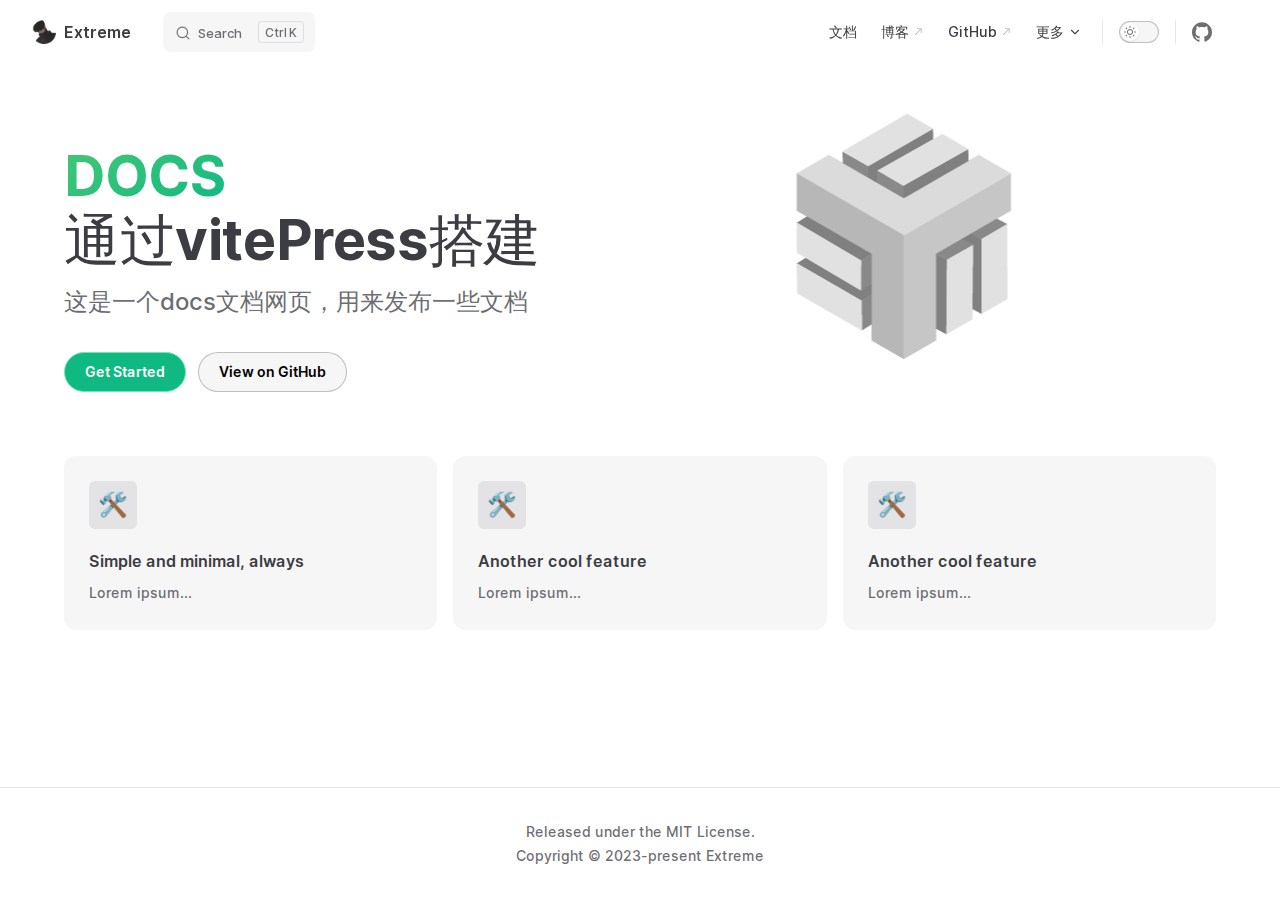
<file: index.html>
<!DOCTYPE html>
<html lang="en-US" dir="ltr">
  <head>
    <meta charset="utf-8">
    <meta name="viewport" content="width=device-width,initial-scale=1">
    <title>extremedocs | extremedocs</title>
    <meta name="description" content="A VitePress site">
    <link rel="preload stylesheet" href="/assets/style.f6a48d1e.css" as="style">
    <script type="module" src="/assets/app.4da3b4cd.js"></script>
    <link rel="preload" href="/assets/inter-roman-latin.2ed14f66.woff2" as="font" type="font/woff2" crossorigin="">
  <link rel="modulepreload" href="/assets/chunks/framework.5a3d92d1.js">
  <link rel="modulepreload" href="/assets/chunks/theme.2f152f1a.js">
  <link rel="modulepreload" href="/assets/index.md.2b7a98f5.lean.js">
  <script id="check-dark-light">(()=>{const e=localStorage.getItem("vitepress-theme-appearance")||"",a=window.matchMedia("(prefers-color-scheme: dark)").matches;(!e||e==="auto"?a:e==="dark")&&document.documentElement.classList.add("dark")})();</script>
  </head>
  <body>
    <div id="app"><div class="Layout" data-v-b2cf3e0b><!--[--><!--]--><!--[--><span tabindex="-1" data-v-c8616af1></span><a href="#VPContent" class="VPSkipLink visually-hidden" data-v-c8616af1> Skip to content </a><!--]--><!----><header class="VPNav" data-v-b2cf3e0b data-v-7e5bc4a5><div class="VPNavBar" data-v-7e5bc4a5 data-v-94c81dcc><div class="container" data-v-94c81dcc><div class="title" data-v-94c81dcc><div class="VPNavBarTitle" data-v-94c81dcc data-v-f4ef19a3><a class="title" href="/" data-v-f4ef19a3><!--[--><!--]--><!--[--><img class="VPImage logo" src="/extreme.ico" alt data-v-6db2186b><!--]--><!--[-->Extreme<!--]--><!--[--><!--]--></a></div></div><div class="content" data-v-94c81dcc><div class="curtain" data-v-94c81dcc></div><div class="content-body" data-v-94c81dcc><!--[--><!--]--><div class="VPNavBarSearch search" style="--vp-meta-key:&#39;Meta&#39;;" data-v-94c81dcc><!--[--><div id="docsearch"><button type="button" class="DocSearch DocSearch-Button" aria-label="Search"><span class="DocSearch-Button-Container"><svg class="DocSearch-Search-Icon" width="20" height="20" viewBox="0 0 20 20" aria-label="search icon"><path d="M14.386 14.386l4.0877 4.0877-4.0877-4.0877c-2.9418 2.9419-7.7115 2.9419-10.6533 0-2.9419-2.9418-2.9419-7.7115 0-10.6533 2.9418-2.9419 7.7115-2.9419 10.6533 0 2.9419 2.9418 2.9419 7.7115 0 10.6533z" stroke="currentColor" fill="none" fill-rule="evenodd" stroke-linecap="round" stroke-linejoin="round"></path></svg><span class="DocSearch-Button-Placeholder">Search</span></span><span class="DocSearch-Button-Keys"><kbd class="DocSearch-Button-Key"></kbd><kbd class="DocSearch-Button-Key">K</kbd></span></button></div><!--]--></div><nav aria-labelledby="main-nav-aria-label" class="VPNavBarMenu menu" data-v-94c81dcc data-v-7f418b0f><span id="main-nav-aria-label" class="visually-hidden" data-v-7f418b0f>Main Navigation</span><!--[--><!--[--><a class="VPLink link VPNavBarMenuLink" href="/test.html" tabindex="0" data-v-7f418b0f data-v-37adc828 data-v-8f4dc553><!--[-->文档<!--]--><!----></a><!--]--><!--[--><a class="VPLink link VPNavBarMenuLink" href="https://www.extremest.top/zh-cn/" target="_blank" rel="noreferrer" tabindex="0" data-v-7f418b0f data-v-37adc828 data-v-8f4dc553><!--[-->博客<!--]--><svg xmlns="http://www.w3.org/2000/svg" aria-hidden="true" focusable="false" height="24px" viewbox="0 0 24 24" width="24px" class="icon" data-v-8f4dc553><path d="M0 0h24v24H0V0z" fill="none"></path><path d="M9 5v2h6.59L4 18.59 5.41 20 17 8.41V15h2V5H9z"></path></svg></a><!--]--><!--[--><a class="VPLink link VPNavBarMenuLink" href="https://github.com/EXTREME-ST" target="_blank" rel="noreferrer" tabindex="0" data-v-7f418b0f data-v-37adc828 data-v-8f4dc553><!--[-->GitHub<!--]--><svg xmlns="http://www.w3.org/2000/svg" aria-hidden="true" focusable="false" height="24px" viewbox="0 0 24 24" width="24px" class="icon" data-v-8f4dc553><path d="M0 0h24v24H0V0z" fill="none"></path><path d="M9 5v2h6.59L4 18.59 5.41 20 17 8.41V15h2V5H9z"></path></svg></a><!--]--><!--[--><div class="VPFlyout VPNavBarMenuGroup" data-v-7f418b0f data-v-764effdf><button type="button" class="button" aria-haspopup="true" aria-expanded="false" data-v-764effdf><span class="text" data-v-764effdf><!----> 更多 <svg xmlns="http://www.w3.org/2000/svg" aria-hidden="true" focusable="false" viewbox="0 0 24 24" class="text-icon" data-v-764effdf><path d="M12,16c-0.3,0-0.5-0.1-0.7-0.3l-6-6c-0.4-0.4-0.4-1,0-1.4s1-0.4,1.4,0l5.3,5.3l5.3-5.3c0.4-0.4,1-0.4,1.4,0s0.4,1,0,1.4l-6,6C12.5,15.9,12.3,16,12,16z"></path></svg></span></button><div class="menu" data-v-764effdf><div class="VPMenu" data-v-764effdf data-v-e7ea1737><div class="items" data-v-e7ea1737><!--[--><!--[--><div class="VPMenuGroup" data-v-e7ea1737 data-v-69e747b5><p class="title" data-v-69e747b5>其他站点</p><!--[--><!--[--><div class="VPMenuLink" data-v-69e747b5 data-v-d2c93bab><a class="VPLink link" href="https://www.chat.extremest.top/#/chat" target="_blank" rel="noreferrer" data-v-d2c93bab data-v-8f4dc553><!--[-->ChatGPT<!--]--><svg xmlns="http://www.w3.org/2000/svg" aria-hidden="true" focusable="false" height="24px" viewbox="0 0 24 24" width="24px" class="icon" data-v-8f4dc553><path d="M0 0h24v24H0V0z" fill="none"></path><path d="M9 5v2h6.59L4 18.59 5.41 20 17 8.41V15h2V5H9z"></path></svg></a></div><!--]--><!--[--><div class="VPMenuLink" data-v-69e747b5 data-v-d2c93bab><a class="VPLink link" href="https://www.bing.chat.extremest.top/web/#/" target="_blank" rel="noreferrer" data-v-d2c93bab data-v-8f4dc553><!--[-->BingChat<!--]--><svg xmlns="http://www.w3.org/2000/svg" aria-hidden="true" focusable="false" height="24px" viewbox="0 0 24 24" width="24px" class="icon" data-v-8f4dc553><path d="M0 0h24v24H0V0z" fill="none"></path><path d="M9 5v2h6.59L4 18.59 5.41 20 17 8.41V15h2V5H9z"></path></svg></a></div><!--]--><!--[--><div class="VPMenuLink" data-v-69e747b5 data-v-d2c93bab><a class="VPLink link" href="https://terminal.extremest.top/#/" target="_blank" rel="noreferrer" data-v-d2c93bab data-v-8f4dc553><!--[-->terminal<!--]--><svg xmlns="http://www.w3.org/2000/svg" aria-hidden="true" focusable="false" height="24px" viewbox="0 0 24 24" width="24px" class="icon" data-v-8f4dc553><path d="M0 0h24v24H0V0z" fill="none"></path><path d="M9 5v2h6.59L4 18.59 5.41 20 17 8.41V15h2V5H9z"></path></svg></a></div><!--]--><!--]--></div><!--]--><!--]--></div><!--[--><!--]--></div></div></div><!--]--><!--]--></nav><!----><div class="VPNavBarAppearance appearance" data-v-94c81dcc data-v-f6a63727><label title="toggle dark mode" data-v-f6a63727 data-v-a9c8afb8><button class="VPSwitch VPSwitchAppearance" type="button" role="switch" aria-checked="false" data-v-a9c8afb8 data-v-f3c41672><span class="check" data-v-f3c41672><span class="icon" data-v-f3c41672><!--[--><svg xmlns="http://www.w3.org/2000/svg" aria-hidden="true" focusable="false" viewbox="0 0 24 24" class="sun" data-v-a9c8afb8><path d="M12,18c-3.3,0-6-2.7-6-6s2.7-6,6-6s6,2.7,6,6S15.3,18,12,18zM12,8c-2.2,0-4,1.8-4,4c0,2.2,1.8,4,4,4c2.2,0,4-1.8,4-4C16,9.8,14.2,8,12,8z"></path><path d="M12,4c-0.6,0-1-0.4-1-1V1c0-0.6,0.4-1,1-1s1,0.4,1,1v2C13,3.6,12.6,4,12,4z"></path><path d="M12,24c-0.6,0-1-0.4-1-1v-2c0-0.6,0.4-1,1-1s1,0.4,1,1v2C13,23.6,12.6,24,12,24z"></path><path d="M5.6,6.6c-0.3,0-0.5-0.1-0.7-0.3L3.5,4.9c-0.4-0.4-0.4-1,0-1.4s1-0.4,1.4,0l1.4,1.4c0.4,0.4,0.4,1,0,1.4C6.2,6.5,5.9,6.6,5.6,6.6z"></path><path d="M19.8,20.8c-0.3,0-0.5-0.1-0.7-0.3l-1.4-1.4c-0.4-0.4-0.4-1,0-1.4s1-0.4,1.4,0l1.4,1.4c0.4,0.4,0.4,1,0,1.4C20.3,20.7,20,20.8,19.8,20.8z"></path><path d="M3,13H1c-0.6,0-1-0.4-1-1s0.4-1,1-1h2c0.6,0,1,0.4,1,1S3.6,13,3,13z"></path><path d="M23,13h-2c-0.6,0-1-0.4-1-1s0.4-1,1-1h2c0.6,0,1,0.4,1,1S23.6,13,23,13z"></path><path d="M4.2,20.8c-0.3,0-0.5-0.1-0.7-0.3c-0.4-0.4-0.4-1,0-1.4l1.4-1.4c0.4-0.4,1-0.4,1.4,0s0.4,1,0,1.4l-1.4,1.4C4.7,20.7,4.5,20.8,4.2,20.8z"></path><path d="M18.4,6.6c-0.3,0-0.5-0.1-0.7-0.3c-0.4-0.4-0.4-1,0-1.4l1.4-1.4c0.4-0.4,1-0.4,1.4,0s0.4,1,0,1.4l-1.4,1.4C18.9,6.5,18.6,6.6,18.4,6.6z"></path></svg><svg xmlns="http://www.w3.org/2000/svg" aria-hidden="true" focusable="false" viewbox="0 0 24 24" class="moon" data-v-a9c8afb8><path d="M12.1,22c-0.3,0-0.6,0-0.9,0c-5.5-0.5-9.5-5.4-9-10.9c0.4-4.8,4.2-8.6,9-9c0.4,0,0.8,0.2,1,0.5c0.2,0.3,0.2,0.8-0.1,1.1c-2,2.7-1.4,6.4,1.3,8.4c2.1,1.6,5,1.6,7.1,0c0.3-0.2,0.7-0.3,1.1-0.1c0.3,0.2,0.5,0.6,0.5,1c-0.2,2.7-1.5,5.1-3.6,6.8C16.6,21.2,14.4,22,12.1,22zM9.3,4.4c-2.9,1-5,3.6-5.2,6.8c-0.4,4.4,2.8,8.3,7.2,8.7c2.1,0.2,4.2-0.4,5.8-1.8c1.1-0.9,1.9-2.1,2.4-3.4c-2.5,0.9-5.3,0.5-7.5-1.1C9.2,11.4,8.1,7.7,9.3,4.4z"></path></svg><!--]--></span></span></button></label></div><div class="VPSocialLinks VPNavBarSocialLinks social-links" data-v-94c81dcc data-v-0394ad82 data-v-f6988cfb><!--[--><a class="VPSocialLink" href="https://github.com/EXTREME-ST/vitepress" aria-label="github" target="_blank" rel="noopener" data-v-f6988cfb data-v-c530cc0a><svg role="img" viewBox="0 0 24 24" xmlns="http://www.w3.org/2000/svg"><title>GitHub</title><path d="M12 .297c-6.63 0-12 5.373-12 12 0 5.303 3.438 9.8 8.205 11.385.6.113.82-.258.82-.577 0-.285-.01-1.04-.015-2.04-3.338.724-4.042-1.61-4.042-1.61C4.422 18.07 3.633 17.7 3.633 17.7c-1.087-.744.084-.729.084-.729 1.205.084 1.838 1.236 1.838 1.236 1.07 1.835 2.809 1.305 3.495.998.108-.776.417-1.305.76-1.605-2.665-.3-5.466-1.332-5.466-5.93 0-1.31.465-2.38 1.235-3.22-.135-.303-.54-1.523.105-3.176 0 0 1.005-.322 3.3 1.23.96-.267 1.98-.399 3-.405 1.02.006 2.04.138 3 .405 2.28-1.552 3.285-1.23 3.285-1.23.645 1.653.24 2.873.12 3.176.765.84 1.23 1.91 1.23 3.22 0 4.61-2.805 5.625-5.475 5.92.42.36.81 1.096.81 2.22 0 1.606-.015 2.896-.015 3.286 0 .315.21.69.825.57C20.565 22.092 24 17.592 24 12.297c0-6.627-5.373-12-12-12"/></svg></a><a class="VPSocialLink" href="..." aria-label target="_blank" rel="noopener" data-v-f6988cfb data-v-c530cc0a><svg role="img" viewBox="0 0 24 24" xmlns="http://www.w3.org/2000/svg"><title>Dribbble</title><path d="M12...6.38z"/></svg></a><!--]--></div><div class="VPFlyout VPNavBarExtra extra" data-v-94c81dcc data-v-40855f84 data-v-764effdf><button type="button" class="button" aria-haspopup="true" aria-expanded="false" aria-label="extra navigation" data-v-764effdf><svg xmlns="http://www.w3.org/2000/svg" aria-hidden="true" focusable="false" viewbox="0 0 24 24" class="icon" data-v-764effdf><circle cx="12" cy="12" r="2"></circle><circle cx="19" cy="12" r="2"></circle><circle cx="5" cy="12" r="2"></circle></svg></button><div class="menu" data-v-764effdf><div class="VPMenu" data-v-764effdf data-v-e7ea1737><!----><!--[--><!--[--><!----><div class="group" data-v-40855f84><div class="item appearance" data-v-40855f84><p class="label" data-v-40855f84>Appearance</p><div class="appearance-action" data-v-40855f84><label title="toggle dark mode" data-v-40855f84 data-v-a9c8afb8><button class="VPSwitch VPSwitchAppearance" type="button" role="switch" aria-checked="false" data-v-a9c8afb8 data-v-f3c41672><span class="check" data-v-f3c41672><span class="icon" data-v-f3c41672><!--[--><svg xmlns="http://www.w3.org/2000/svg" aria-hidden="true" focusable="false" viewbox="0 0 24 24" class="sun" data-v-a9c8afb8><path d="M12,18c-3.3,0-6-2.7-6-6s2.7-6,6-6s6,2.7,6,6S15.3,18,12,18zM12,8c-2.2,0-4,1.8-4,4c0,2.2,1.8,4,4,4c2.2,0,4-1.8,4-4C16,9.8,14.2,8,12,8z"></path><path d="M12,4c-0.6,0-1-0.4-1-1V1c0-0.6,0.4-1,1-1s1,0.4,1,1v2C13,3.6,12.6,4,12,4z"></path><path d="M12,24c-0.6,0-1-0.4-1-1v-2c0-0.6,0.4-1,1-1s1,0.4,1,1v2C13,23.6,12.6,24,12,24z"></path><path d="M5.6,6.6c-0.3,0-0.5-0.1-0.7-0.3L3.5,4.9c-0.4-0.4-0.4-1,0-1.4s1-0.4,1.4,0l1.4,1.4c0.4,0.4,0.4,1,0,1.4C6.2,6.5,5.9,6.6,5.6,6.6z"></path><path d="M19.8,20.8c-0.3,0-0.5-0.1-0.7-0.3l-1.4-1.4c-0.4-0.4-0.4-1,0-1.4s1-0.4,1.4,0l1.4,1.4c0.4,0.4,0.4,1,0,1.4C20.3,20.7,20,20.8,19.8,20.8z"></path><path d="M3,13H1c-0.6,0-1-0.4-1-1s0.4-1,1-1h2c0.6,0,1,0.4,1,1S3.6,13,3,13z"></path><path d="M23,13h-2c-0.6,0-1-0.4-1-1s0.4-1,1-1h2c0.6,0,1,0.4,1,1S23.6,13,23,13z"></path><path d="M4.2,20.8c-0.3,0-0.5-0.1-0.7-0.3c-0.4-0.4-0.4-1,0-1.4l1.4-1.4c0.4-0.4,1-0.4,1.4,0s0.4,1,0,1.4l-1.4,1.4C4.7,20.7,4.5,20.8,4.2,20.8z"></path><path d="M18.4,6.6c-0.3,0-0.5-0.1-0.7-0.3c-0.4-0.4-0.4-1,0-1.4l1.4-1.4c0.4-0.4,1-0.4,1.4,0s0.4,1,0,1.4l-1.4,1.4C18.9,6.5,18.6,6.6,18.4,6.6z"></path></svg><svg xmlns="http://www.w3.org/2000/svg" aria-hidden="true" focusable="false" viewbox="0 0 24 24" class="moon" data-v-a9c8afb8><path d="M12.1,22c-0.3,0-0.6,0-0.9,0c-5.5-0.5-9.5-5.4-9-10.9c0.4-4.8,4.2-8.6,9-9c0.4,0,0.8,0.2,1,0.5c0.2,0.3,0.2,0.8-0.1,1.1c-2,2.7-1.4,6.4,1.3,8.4c2.1,1.6,5,1.6,7.1,0c0.3-0.2,0.7-0.3,1.1-0.1c0.3,0.2,0.5,0.6,0.5,1c-0.2,2.7-1.5,5.1-3.6,6.8C16.6,21.2,14.4,22,12.1,22zM9.3,4.4c-2.9,1-5,3.6-5.2,6.8c-0.4,4.4,2.8,8.3,7.2,8.7c2.1,0.2,4.2-0.4,5.8-1.8c1.1-0.9,1.9-2.1,2.4-3.4c-2.5,0.9-5.3,0.5-7.5-1.1C9.2,11.4,8.1,7.7,9.3,4.4z"></path></svg><!--]--></span></span></button></label></div></div></div><div class="group" data-v-40855f84><div class="item social-links" data-v-40855f84><div class="VPSocialLinks social-links-list" data-v-40855f84 data-v-f6988cfb><!--[--><a class="VPSocialLink" href="https://github.com/EXTREME-ST/vitepress" aria-label="github" target="_blank" rel="noopener" data-v-f6988cfb data-v-c530cc0a><svg role="img" viewBox="0 0 24 24" xmlns="http://www.w3.org/2000/svg"><title>GitHub</title><path d="M12 .297c-6.63 0-12 5.373-12 12 0 5.303 3.438 9.8 8.205 11.385.6.113.82-.258.82-.577 0-.285-.01-1.04-.015-2.04-3.338.724-4.042-1.61-4.042-1.61C4.422 18.07 3.633 17.7 3.633 17.7c-1.087-.744.084-.729.084-.729 1.205.084 1.838 1.236 1.838 1.236 1.07 1.835 2.809 1.305 3.495.998.108-.776.417-1.305.76-1.605-2.665-.3-5.466-1.332-5.466-5.93 0-1.31.465-2.38 1.235-3.22-.135-.303-.54-1.523.105-3.176 0 0 1.005-.322 3.3 1.23.96-.267 1.98-.399 3-.405 1.02.006 2.04.138 3 .405 2.28-1.552 3.285-1.23 3.285-1.23.645 1.653.24 2.873.12 3.176.765.84 1.23 1.91 1.23 3.22 0 4.61-2.805 5.625-5.475 5.92.42.36.81 1.096.81 2.22 0 1.606-.015 2.896-.015 3.286 0 .315.21.69.825.57C20.565 22.092 24 17.592 24 12.297c0-6.627-5.373-12-12-12"/></svg></a><a class="VPSocialLink" href="..." aria-label target="_blank" rel="noopener" data-v-f6988cfb data-v-c530cc0a><svg role="img" viewBox="0 0 24 24" xmlns="http://www.w3.org/2000/svg"><title>Dribbble</title><path d="M12...6.38z"/></svg></a><!--]--></div></div></div><!--]--><!--]--></div></div></div><!--[--><!--]--><button type="button" class="VPNavBarHamburger hamburger" aria-label="mobile navigation" aria-expanded="false" aria-controls="VPNavScreen" data-v-94c81dcc data-v-e5dd9c1c><span class="container" data-v-e5dd9c1c><span class="top" data-v-e5dd9c1c></span><span class="middle" data-v-e5dd9c1c></span><span class="bottom" data-v-e5dd9c1c></span></span></button></div></div></div></div><!----></header><div class="VPLocalNav" data-v-b2cf3e0b data-v-59bd7401><!----><div class="VPLocalNavOutlineDropdown" style="--vp-vh:0px;" data-v-59bd7401 data-v-079b16a8><button data-v-079b16a8>Return to top</button><!----></div></div><!----><div class="VPContent is-home" id="VPContent" data-v-b2cf3e0b data-v-a494bd1d><div class="VPHome" data-v-a494bd1d data-v-d82743a8><!--[--><!--]--><div class="VPHero has-image VPHomeHero" data-v-d82743a8 data-v-fd2650d5><div class="container" data-v-fd2650d5><div class="main" data-v-fd2650d5><!--[--><h1 class="name" data-v-fd2650d5><span class="clip" data-v-fd2650d5>DOCS</span></h1><p class="text" data-v-fd2650d5>通过vitePress搭建</p><p class="tagline" data-v-fd2650d5>这是一个docs文档网页，用来发布一些文档</p><!--]--><div class="actions" data-v-fd2650d5><!--[--><div class="action" data-v-fd2650d5><a class="VPButton medium brand" href="/test.html" data-v-fd2650d5 data-v-567ba664>Get Started</a></div><div class="action" data-v-fd2650d5><a class="VPButton medium alt" data-v-fd2650d5 data-v-567ba664>View on GitHub</a></div><!--]--></div></div><div class="image" data-v-fd2650d5><div class="image-container" data-v-fd2650d5><div class="image-bg" data-v-fd2650d5></div><!--[--><!--[--><img class="VPImage image-src" src="/logo.png" alt="VitePress" data-v-6db2186b><!--]--><!--]--></div></div></div></div><!--[--><!--]--><!--[--><!--]--><div class="VPFeatures VPHomeFeatures" data-v-d82743a8 data-v-6816157f><div class="container" data-v-6816157f><div class="items" data-v-6816157f><!--[--><div class="grid-3 item" data-v-6816157f><a class="VPLink link VPFeature" href="/test.html" data-v-6816157f data-v-837f6cca data-v-8f4dc553><!--[--><article class="box" data-v-837f6cca><div class="icon" data-v-837f6cca>🛠️</div><h2 class="title" data-v-837f6cca>Simple and minimal, always</h2><p class="details" data-v-837f6cca>Lorem ipsum...</p><!----></article><!--]--><!----></a></div><div class="grid-3 item" data-v-6816157f><a class="VPLink link VPFeature" href="/test.html" data-v-6816157f data-v-837f6cca data-v-8f4dc553><!--[--><article class="box" data-v-837f6cca><div class="icon" data-v-837f6cca>🛠️</div><h2 class="title" data-v-837f6cca>Another cool feature</h2><p class="details" data-v-837f6cca>Lorem ipsum...</p><!----></article><!--]--><!----></a></div><div class="grid-3 item" data-v-6816157f><a class="VPLink link VPFeature" href="/test.html" data-v-6816157f data-v-837f6cca data-v-8f4dc553><!--[--><article class="box" data-v-837f6cca><div class="icon" data-v-837f6cca>🛠️</div><h2 class="title" data-v-837f6cca>Another cool feature</h2><p class="details" data-v-837f6cca>Lorem ipsum...</p><!----></article><!--]--><!----></a></div><!--]--></div></div></div><!--[--><!--]--><div style="position:relative;" data-v-d82743a8><div></div></div></div></div><footer class="VPFooter" data-v-b2cf3e0b data-v-2f86ebd2><div class="container" data-v-2f86ebd2><p class="message" data-v-2f86ebd2>Released under the MIT License.</p><p class="copyright" data-v-2f86ebd2>Copyright © 2023-present Extreme</p></div></footer><!--[--><!--]--></div></div>
    <script>__VP_HASH_MAP__ = JSON.parse("{\"menu2_index.md\":\"bcbbdecc\",\"menu1_two.md\":\"cbd11db3\",\"menu2_one.md\":\"9f59a1aa\",\"index.md\":\"2b7a98f5\",\"menu2_two.md\":\"63e65b35\",\"test.md\":\"fc49bdef\",\"menu1_index.md\":\"71df7613\",\"menu1_one.md\":\"8dd2f64a\"}")
__VP_SITE_DATA__ = JSON.parse("{\"lang\":\"en-US\",\"dir\":\"ltr\",\"title\":\"extremedocs\",\"description\":\"A VitePress site\",\"base\":\"/\",\"head\":[],\"appearance\":true,\"themeConfig\":{\"footer\":{\"message\":\"Released under the MIT License.\",\"copyright\":\"Copyright © 2023-present Extreme\"},\"editLink\":{\"pattern\":\"https://github.com/vuejs/vitepress/edit/main/docs/:path\",\"text\":\"Edit this page on GitHub\"},\"carbonAds\":{\"code\":\"your-carbon-code\",\"placement\":\"your-carbon-placement\"},\"docFooter\":{\"prev\":\"Pagina prior\",\"next\":\"Proxima pagina\"},\"lastUpdatedText\":\"Updated Date\",\"siteTitle\":\"Extreme\",\"logo\":\"/extreme.ico\",\"head\":[[\"link\",{\"rel\":\"icon\",\"href\":\"/extreme.ico\"}]],\"socialLinks\":[{\"icon\":\"github\",\"link\":\"https://github.com/EXTREME-ST/vitepress\"},{\"icon\":{\"svg\":\"<svg role=\\\"img\\\" viewBox=\\\"0 0 24 24\\\" xmlns=\\\"http://www.w3.org/2000/svg\\\"><title>Dribbble</title><path d=\\\"M12...6.38z\\\"/></svg>\"},\"link\":\"...\"}],\"search\":{\"provider\":\"algolia\",\"options\":{\"appId\":\"QV80WS7MEA\",\"apiKey\":\"51dd1c7ecd40eb10b0336e7566b1a750\",\"indexName\":\"Extreme\",\"locales\":{\"zh\":{\"placeholder\":\"搜索文档\",\"translations\":{\"button\":{\"buttonText\":\"搜索文档\",\"buttonAriaLabel\":\"搜索文档\"},\"modal\":{\"searchBox\":{\"resetButtonTitle\":\"清除查询条件\",\"resetButtonAriaLabel\":\"清除查询条件\",\"cancelButtonText\":\"取消\",\"cancelButtonAriaLabel\":\"取消\"},\"startScreen\":{\"recentSearchesTitle\":\"搜索历史\",\"noRecentSearchesText\":\"没有搜索历史\",\"saveRecentSearchButtonTitle\":\"保存至搜索历史\",\"removeRecentSearchButtonTitle\":\"从搜索历史中移除\",\"favoriteSearchesTitle\":\"收藏\",\"removeFavoriteSearchButtonTitle\":\"从收藏中移除\"},\"errorScreen\":{\"titleText\":\"无法获取结果\",\"helpText\":\"你可能需要检查你的网络连接\"},\"footer\":{\"selectText\":\"选择\",\"navigateText\":\"切换\",\"closeText\":\"关闭\",\"searchByText\":\"搜索提供者\"},\"noResultsScreen\":{\"noResultsText\":\"无法找到相关结果\",\"suggestedQueryText\":\"你可以尝试查询\",\"reportMissingResultsText\":\"你认为该查询应该有结果？\",\"reportMissingResultsLinkText\":\"点击反馈\"}}}}}}},\"nav\":[{\"text\":\"文档\",\"link\":\"/test\"},{\"text\":\"博客\",\"link\":\"https://www.extremest.top/zh-cn/\"},{\"text\":\"GitHub\",\"link\":\"https://github.com/EXTREME-ST\"},{\"text\":\"更多\",\"items\":[{\"text\":\"其他站点\",\"items\":[{\"text\":\"ChatGPT\",\"link\":\"https://www.chat.extremest.top/#/chat\"},{\"text\":\"BingChat\",\"link\":\"https://www.bing.chat.extremest.top/web/#/\"},{\"text\":\"terminal\",\"link\":\"https://terminal.extremest.top/#/\"}]}]}],\"sidebar\":[{\"text\":\"Section Title A\",\"collapsed\":false,\"items\":[{\"text\":\"Item A\",\"link\":\"/item-a\"},{\"text\":\"Item B\",\"link\":\"/item-b\"}]},{\"text\":\"Section Title B\",\"collapsed\":false,\"items\":[{\"text\":\"Item C\",\"link\":\"/item-c\"},{\"text\":\"Item D\",\"link\":\"/item-d\"}]}]},\"locales\":{},\"scrollOffset\":90,\"cleanUrls\":false}")</script>
    
  </body>
</html>
</file>
<file: assets/style.f6a48d1e.css>
@font-face{font-family:Inter var;font-weight:100 900;font-display:swap;font-style:normal;font-named-instance:"Regular";src:url(/assets/inter-roman-cyrillic.5f2c6c8c.woff2) format("woff2");unicode-range:U+0301,U+0400-045F,U+0490-0491,U+04B0-04B1,U+2116}@font-face{font-family:Inter var;font-weight:100 900;font-display:swap;font-style:normal;font-named-instance:"Regular";src:url(/assets/inter-roman-cyrillic-ext.e75737ce.woff2) format("woff2");unicode-range:U+0460-052F,U+1C80-1C88,U+20B4,U+2DE0-2DFF,U+A640-A69F,U+FE2E-FE2F}@font-face{font-family:Inter var;font-weight:100 900;font-display:swap;font-style:normal;font-named-instance:"Regular";src:url(/assets/inter-roman-greek.d5a6d92a.woff2) format("woff2");unicode-range:U+0370-03FF}@font-face{font-family:Inter var;font-weight:100 900;font-display:swap;font-style:normal;font-named-instance:"Regular";src:url(/assets/inter-roman-greek-ext.ab0619bc.woff2) format("woff2");unicode-range:U+1F00-1FFF}@font-face{font-family:Inter var;font-weight:100 900;font-display:swap;font-style:normal;font-named-instance:"Regular";src:url(/assets/inter-roman-latin.2ed14f66.woff2) format("woff2");unicode-range:U+0000-00FF,U+0131,U+0152-0153,U+02BB-02BC,U+02C6,U+02DA,U+02DC,U+2000-206F,U+2074,U+20AC,U+2122,U+2191,U+2193,U+2212,U+2215,U+FEFF,U+FFFD}@font-face{font-family:Inter var;font-weight:100 900;font-display:swap;font-style:normal;font-named-instance:"Regular";src:url(/assets/inter-roman-latin-ext.0030eebd.woff2) format("woff2");unicode-range:U+0100-024F,U+0259,U+1E00-1EFF,U+2020,U+20A0-20AB,U+20AD-20CF,U+2113,U+2C60-2C7F,U+A720-A7FF}@font-face{font-family:Inter var;font-weight:100 900;font-display:swap;font-style:normal;font-named-instance:"Regular";src:url(/assets/inter-roman-vietnamese.14ce25a6.woff2) format("woff2");unicode-range:U+0102-0103,U+0110-0111,U+0128-0129,U+0168-0169,U+01A0-01A1,U+01AF-01B0,U+1EA0-1EF9,U+20AB}@font-face{font-family:Inter var;font-weight:100 900;font-display:swap;font-style:italic;font-named-instance:"Italic";src:url(/assets/inter-italic-cyrillic.ea42a392.woff2) format("woff2");unicode-range:U+0301,U+0400-045F,U+0490-0491,U+04B0-04B1,U+2116}@font-face{font-family:Inter var;font-weight:100 900;font-display:swap;font-style:italic;font-named-instance:"Italic";src:url(/assets/inter-italic-cyrillic-ext.33bd5a8e.woff2) format("woff2");unicode-range:U+0460-052F,U+1C80-1C88,U+20B4,U+2DE0-2DFF,U+A640-A69F,U+FE2E-FE2F}@font-face{font-family:Inter var;font-weight:100 900;font-display:swap;font-style:italic;font-named-instance:"Italic";src:url(/assets/inter-italic-greek.8f4463c4.woff2) format("woff2");unicode-range:U+0370-03FF}@font-face{font-family:Inter var;font-weight:100 900;font-display:swap;font-style:italic;font-named-instance:"Italic";src:url(/assets/inter-italic-greek-ext.4fbe9427.woff2) format("woff2");unicode-range:U+1F00-1FFF}@font-face{font-family:Inter var;font-weight:100 900;font-display:swap;font-style:italic;font-named-instance:"Italic";src:url(/assets/inter-italic-latin.bd3b6f56.woff2) format("woff2");unicode-range:U+0000-00FF,U+0131,U+0152-0153,U+02BB-02BC,U+02C6,U+02DA,U+02DC,U+2000-206F,U+2074,U+20AC,U+2122,U+2191,U+2193,U+2212,U+2215,U+FEFF,U+FFFD}@font-face{font-family:Inter var;font-weight:100 900;font-display:swap;font-style:italic;font-named-instance:"Italic";src:url(/assets/inter-italic-latin-ext.bd8920cc.woff2) format("woff2");unicode-range:U+0100-024F,U+0259,U+1E00-1EFF,U+2020,U+20A0-20AB,U+20AD-20CF,U+2113,U+2C60-2C7F,U+A720-A7FF}@font-face{font-family:Inter var;font-weight:100 900;font-display:swap;font-style:italic;font-named-instance:"Italic";src:url(/assets/inter-italic-vietnamese.6ce511fb.woff2) format("woff2");unicode-range:U+0102-0103,U+0110-0111,U+0128-0129,U+0168-0169,U+01A0-01A1,U+01AF-01B0,U+1EA0-1EF9,U+20AB}@font-face{font-family:Chinese Quotes;src:local("PingFang SC Regular"),local("PingFang SC"),local("SimHei"),local("Source Han Sans SC");unicode-range:U+2018,U+2019,U+201C,U+201D}:root{--vp-c-white: #ffffff;--vp-c-black: #000000;--vp-c-gray: #8e8e93;--vp-c-text-light-1: rgba(60, 60, 67);--vp-c-text-light-2: rgba(60, 60, 67, .75);--vp-c-text-light-3: rgba(60, 60, 67, .33);--vp-c-text-dark-1: rgba(255, 255, 245, .86);--vp-c-text-dark-2: rgba(235, 235, 245, .6);--vp-c-text-dark-3: rgba(235, 235, 245, .38);--vp-c-green: #10b981;--vp-c-green-light: #34d399;--vp-c-green-lighter: #6ee7b7;--vp-c-green-dark: #059669;--vp-c-green-darker: #047857;--vp-c-green-dimm-1: rgba(16, 185, 129, .05);--vp-c-green-dimm-2: rgba(16, 185, 129, .2);--vp-c-green-dimm-3: rgba(16, 185, 129, .5);--vp-c-yellow: #d97706;--vp-c-yellow-light: #f59e0b;--vp-c-yellow-lighter: #fbbf24;--vp-c-yellow-dark: #b45309;--vp-c-yellow-darker: #92400e;--vp-c-yellow-dimm-1: rgba(234, 179, 8, .05);--vp-c-yellow-dimm-2: rgba(234, 179, 8, .2);--vp-c-yellow-dimm-3: rgba(234, 179, 8, .5);--vp-c-red: #f43f5e;--vp-c-red-light: #fb7185;--vp-c-red-lighter: #fda4af;--vp-c-red-dark: #e11d48;--vp-c-red-darker: #be123c;--vp-c-red-dimm-1: rgba(244, 63, 94, .05);--vp-c-red-dimm-2: rgba(244, 63, 94, .2);--vp-c-red-dimm-3: rgba(244, 63, 94, .5);--vp-c-sponsor: #db2777}:root{--vp-c-bg: #ffffff;--vp-c-bg-elv: #ffffff;--vp-c-bg-elv-up: #ffffff;--vp-c-bg-elv-down: #f6f6f7;--vp-c-bg-elv-mute: #f6f6f7;--vp-c-bg-soft: #f6f6f7;--vp-c-bg-soft-up: #f9f9fa;--vp-c-bg-soft-down: #e3e3e5;--vp-c-bg-soft-mute: #e3e3e5;--vp-c-bg-alt: #f6f6f7;--vp-c-border: rgba(60, 60, 67, .29);--vp-c-divider: rgba(60, 60, 67, .12);--vp-c-gutter: rgba(60, 60, 67, .12);--vp-c-neutral: var(--vp-c-black);--vp-c-neutral-inverse: var(--vp-c-white);--vp-c-text-1: var(--vp-c-text-light-1);--vp-c-text-2: var(--vp-c-text-light-2);--vp-c-text-3: var(--vp-c-text-light-3);--vp-c-text-inverse-1: var(--vp-c-text-dark-1);--vp-c-text-inverse-2: var(--vp-c-text-dark-2);--vp-c-text-inverse-3: var(--vp-c-text-dark-3);--vp-c-text-code: #476582;--vp-c-brand: var(--vp-c-green);--vp-c-brand-light: var(--vp-c-green-light);--vp-c-brand-lighter: var(--vp-c-green-lighter);--vp-c-brand-dark: var(--vp-c-green-dark);--vp-c-brand-darker: var(--vp-c-green-darker);--vp-c-mute: #f6f6f7;--vp-c-mute-light: #f9f9fc;--vp-c-mute-lighter: #ffffff;--vp-c-mute-dark: #e3e3e5;--vp-c-mute-darker: #d7d7d9}.dark{--vp-c-bg: #1e1e20;--vp-c-bg-elv: #252529;--vp-c-bg-elv-up: #313136;--vp-c-bg-elv-down: #1e1e20;--vp-c-bg-elv-mute: #313136;--vp-c-bg-soft: #252529;--vp-c-bg-soft-up: #313136;--vp-c-bg-soft-down: #1e1e20;--vp-c-bg-soft-mute: #313136;--vp-c-bg-alt: #161618;--vp-c-border: rgba(82, 82, 89, .68);--vp-c-divider: rgba(82, 82, 89, .32);--vp-c-gutter: #000000;--vp-c-neutral: var(--vp-c-white);--vp-c-neutral-inverse: var(--vp-c-black);--vp-c-text-1: var(--vp-c-text-dark-1);--vp-c-text-2: var(--vp-c-text-dark-2);--vp-c-text-3: var(--vp-c-text-dark-3);--vp-c-text-inverse-1: var(--vp-c-text-light-1);--vp-c-text-inverse-2: var(--vp-c-text-light-2);--vp-c-text-inverse-3: var(--vp-c-text-light-3);--vp-c-text-code: #c9def1;--vp-c-mute: #313136;--vp-c-mute-light: #3a3a3c;--vp-c-mute-lighter: #505053;--vp-c-mute-dark: #2c2c30;--vp-c-mute-darker: #252529}:root{--vp-font-family-base: "Chinese Quotes", "Inter var", "Inter", ui-sans-serif, system-ui, -apple-system, BlinkMacSystemFont, "Segoe UI", Roboto, "Helvetica Neue", Helvetica, Arial, "Noto Sans", sans-serif, "Apple Color Emoji", "Segoe UI Emoji", "Segoe UI Symbol", "Noto Color Emoji";--vp-font-family-mono: ui-monospace, SFMono-Regular, "SF Mono", Menlo, Monaco, Consolas, "Liberation Mono", "Courier New", monospace}:root{--vp-shadow-1: 0 1px 2px rgba(0, 0, 0, .04), 0 1px 2px rgba(0, 0, 0, .06);--vp-shadow-2: 0 3px 12px rgba(0, 0, 0, .07), 0 1px 4px rgba(0, 0, 0, .07);--vp-shadow-3: 0 12px 32px rgba(0, 0, 0, .1), 0 2px 6px rgba(0, 0, 0, .08);--vp-shadow-4: 0 14px 44px rgba(0, 0, 0, .12), 0 3px 9px rgba(0, 0, 0, .12);--vp-shadow-5: 0 18px 56px rgba(0, 0, 0, .16), 0 4px 12px rgba(0, 0, 0, .16)}:root{--vp-z-index-local-nav: 10;--vp-z-index-nav: 20;--vp-z-index-layout-top: 30;--vp-z-index-backdrop: 40;--vp-z-index-sidebar: 50;--vp-z-index-footer: 60}:root{--vp-icon-copy: url("data:image/svg+xml,%3Csvg xmlns='http://www.w3.org/2000/svg' fill='none' height='20' width='20' stroke='rgba(128,128,128,1)' stroke-width='2' viewBox='0 0 24 24'%3E%3Cpath stroke-linecap='round' stroke-linejoin='round' d='M9 5H7a2 2 0 0 0-2 2v12a2 2 0 0 0 2 2h10a2 2 0 0 0 2-2V7a2 2 0 0 0-2-2h-2M9 5a2 2 0 0 0 2 2h2a2 2 0 0 0 2-2M9 5a2 2 0 0 1 2-2h2a2 2 0 0 1 2 2'/%3E%3C/svg%3E");--vp-icon-copied: url("data:image/svg+xml,%3Csvg xmlns='http://www.w3.org/2000/svg' fill='none' height='20' width='20' stroke='rgba(128,128,128,1)' stroke-width='2' viewBox='0 0 24 24'%3E%3Cpath stroke-linecap='round' stroke-linejoin='round' d='M9 5H7a2 2 0 0 0-2 2v12a2 2 0 0 0 2 2h10a2 2 0 0 0 2-2V7a2 2 0 0 0-2-2h-2M9 5a2 2 0 0 0 2 2h2a2 2 0 0 0 2-2M9 5a2 2 0 0 1 2-2h2a2 2 0 0 1 2 2m-6 9 2 2 4-4'/%3E%3C/svg%3E")}:root{--vp-layout-max-width: 1440px}:root{--vp-header-anchor-symbol: "#"}:root{--vp-code-line-height: 1.7;--vp-code-font-size: .875em;--vp-code-block-color: var(--vp-c-text-dark-1);--vp-code-block-bg: #292b30;--vp-code-block-bg-light: #1e1e20;--vp-code-block-divider-color: #000000;--vp-code-line-highlight-color: rgba(0, 0, 0, .5);--vp-code-line-number-color: var(--vp-c-text-dark-3);--vp-code-line-diff-add-color: var(--vp-c-green-dimm-2);--vp-code-line-diff-add-symbol-color: var(--vp-c-green);--vp-code-line-diff-remove-color: var(--vp-c-red-dimm-2);--vp-code-line-diff-remove-symbol-color: var(--vp-c-red);--vp-code-line-warning-color: var(--vp-c-yellow-dimm-2);--vp-code-line-error-color: var(--vp-c-red-dimm-2);--vp-code-copy-code-border-color: transparent;--vp-code-copy-code-bg: var(--vp-code-block-bg-light);--vp-code-copy-code-hover-border-color: var(--vp-c-divider);--vp-code-copy-code-hover-bg: var(--vp-code-block-bg-light);--vp-code-copy-code-active-text: var(--vp-c-text-dark-2);--vp-code-tab-divider: var(--vp-code-block-divider-color);--vp-code-tab-text-color: var(--vp-c-text-dark-2);--vp-code-tab-bg: var(--vp-code-block-bg);--vp-code-tab-hover-text-color: var(--vp-c-text-dark-1);--vp-code-tab-active-text-color: var(--vp-c-text-dark-1);--vp-code-tab-active-bar-color: var(--vp-c-brand)}.dark{--vp-code-block-bg: #161618}:root{--vp-button-brand-border: var(--vp-c-brand-lighter);--vp-button-brand-text: var(--vp-c-white);--vp-button-brand-bg: var(--vp-c-brand);--vp-button-brand-hover-border: var(--vp-c-brand-lighter);--vp-button-brand-hover-text: var(--vp-c-white);--vp-button-brand-hover-bg: var(--vp-c-brand-dark);--vp-button-brand-active-border: var(--vp-c-brand-lighter);--vp-button-brand-active-text: var(--vp-c-white);--vp-button-brand-active-bg: var(--vp-c-brand-darker);--vp-button-alt-border: var(--vp-c-border);--vp-button-alt-text: var(--vp-c-neutral);--vp-button-alt-bg: var(--vp-c-mute);--vp-button-alt-hover-border: var(--vp-c-border);--vp-button-alt-hover-text: var(--vp-c-neutral);--vp-button-alt-hover-bg: var(--vp-c-mute-dark);--vp-button-alt-active-border: var(--vp-c-border);--vp-button-alt-active-text: var(--vp-c-neutral);--vp-button-alt-active-bg: var(--vp-c-mute-darker);--vp-button-sponsor-border: var(--vp-c-gray-light-3);--vp-button-sponsor-text: var(--vp-c-text-light-2);--vp-button-sponsor-bg: transparent;--vp-button-sponsor-hover-border: var(--vp-c-sponsor);--vp-button-sponsor-hover-text: var(--vp-c-sponsor);--vp-button-sponsor-hover-bg: transparent;--vp-button-sponsor-active-border: var(--vp-c-sponsor);--vp-button-sponsor-active-text: var(--vp-c-sponsor);--vp-button-sponsor-active-bg: transparent}.dark{--vp-button-sponsor-border: var(--vp-c-gray-dark-1);--vp-button-sponsor-text: var(--vp-c-text-dark-2)}:root{--vp-custom-block-font-size: 14px;--vp-custom-block-code-font-size: 13px;--vp-custom-block-info-border: var(--vp-c-border);--vp-custom-block-info-text: var(--vp-c-text-2);--vp-custom-block-info-bg: var(--vp-c-bg-soft-up);--vp-custom-block-info-code-bg: var(--vp-c-bg-soft);--vp-custom-block-tip-border: var(--vp-c-green);--vp-custom-block-tip-text: var(--vp-c-green-dark);--vp-custom-block-tip-bg: var(--vp-c-bg-soft-up);--vp-custom-block-tip-code-bg: var(--vp-c-bg-soft);--vp-custom-block-warning-border: var(--vp-c-yellow);--vp-custom-block-warning-text: var(--vp-c-yellow);--vp-custom-block-warning-bg: var(--vp-c-bg-soft-up);--vp-custom-block-warning-code-bg: var(--vp-c-bg-soft);--vp-custom-block-danger-border: var(--vp-c-red);--vp-custom-block-danger-text: var(--vp-c-red);--vp-custom-block-danger-bg: var(--vp-c-bg-soft-up);--vp-custom-block-danger-code-bg: var(--vp-c-bg-soft);--vp-custom-block-details-border: var(--vp-custom-block-info-border);--vp-custom-block-details-text: var(--vp-custom-block-info-text);--vp-custom-block-details-bg: var(--vp-custom-block-info-bg);--vp-custom-block-details-code-bg: var(--vp-custom-block-details-bg)}:root{--vp-input-border-color: var(--vp-c-border);--vp-input-bg-color: var(--vp-c-bg-alt);--vp-input-hover-border-color: var(--vp-c-gray);--vp-input-switch-bg-color: var(--vp-c-mute)}:root{--vp-nav-height: 64px;--vp-nav-bg-color: var(--vp-c-bg);--vp-nav-screen-bg-color: var(--vp-c-bg)}:root{--vp-local-nav-bg-color: var(--vp-c-bg)}:root{--vp-sidebar-width: 272px;--vp-sidebar-bg-color: var(--vp-c-bg-alt)}:root{--vp-backdrop-bg-color: rgba(0, 0, 0, .6)}:root{--vp-home-hero-name-color: var(--vp-c-brand);--vp-home-hero-name-background: transparent;--vp-home-hero-image-background-image: none;--vp-home-hero-image-filter: none}:root{--vp-badge-info-border: var(--vp-c-border);--vp-badge-info-text: var(--vp-c-text-2);--vp-badge-info-bg: var(--vp-c-bg-soft-up);--vp-badge-tip-border: var(--vp-c-green-dark);--vp-badge-tip-text: var(--vp-c-green);--vp-badge-tip-bg: var(--vp-c-green-dimm-1);--vp-badge-warning-border: var(--vp-c-yellow-dark);--vp-badge-warning-text: var(--vp-c-yellow);--vp-badge-warning-bg: var(--vp-c-yellow-dimm-1);--vp-badge-danger-border: var(--vp-c-red-dark);--vp-badge-danger-text: var(--vp-c-red);--vp-badge-danger-bg: var(--vp-c-red-dimm-1)}:root{--vp-carbon-ads-text-color: var(--vp-c-text-1);--vp-carbon-ads-poweredby-color: var(--vp-c-text-2);--vp-carbon-ads-bg-color: var(--vp-c-bg-soft);--vp-carbon-ads-hover-text-color: var(--vp-c-brand);--vp-carbon-ads-hover-poweredby-color: var(--vp-c-text-1)}:root{--vp-local-search-bg: var(--vp-c-bg);--vp-local-search-result-bg: var(--vp-c-bg);--vp-local-search-result-border: var(--vp-c-divider);--vp-local-search-result-selected-bg: var(--vp-c-bg);--vp-local-search-result-selected-border: var(--vp-c-brand);--vp-local-search-highlight-bg: var(--vp-c-green-lighter);--vp-local-search-highlight-text: var(--vp-c-black)}*,:before,:after{box-sizing:border-box}html{line-height:1.4;font-size:16px;-webkit-text-size-adjust:100%}html.dark{color-scheme:dark}body{margin:0;width:100%;min-width:320px;min-height:100vh;line-height:24px;font-family:var(--vp-font-family-base);font-size:16px;font-weight:400;color:var(--vp-c-text-1);background-color:var(--vp-c-bg);direction:ltr;font-synthesis:style;text-rendering:optimizeLegibility;-webkit-font-smoothing:antialiased;-moz-osx-font-smoothing:grayscale}main{display:block}h1,h2,h3,h4,h5,h6{margin:0;line-height:24px;font-size:16px;font-weight:400}p{margin:0}strong,b{font-weight:600}a,area,button,[role=button],input,label,select,summary,textarea{touch-action:manipulation}a{color:inherit;text-decoration:inherit}ol,ul{list-style:none;margin:0;padding:0}blockquote{margin:0}pre,code,kbd,samp{font-family:var(--vp-font-family-mono)}img,svg,video,canvas,audio,iframe,embed,object{display:block}figure{margin:0}img,video{max-width:100%;height:auto}button,input,optgroup,select,textarea{border:0;padding:0;line-height:inherit;color:inherit}button{padding:0;font-family:inherit;background-color:transparent;background-image:none}button:enabled,[role=button]:enabled{cursor:pointer}button:focus,button:focus-visible{outline:1px dotted;outline:4px auto -webkit-focus-ring-color}button:focus:not(:focus-visible){outline:none!important}input:focus,textarea:focus,select:focus{outline:none}table{border-collapse:collapse}input{background-color:transparent}input:-ms-input-placeholder,textarea:-ms-input-placeholder{color:var(--vp-c-text-3)}input::-ms-input-placeholder,textarea::-ms-input-placeholder{color:var(--vp-c-text-3)}input::placeholder,textarea::placeholder{color:var(--vp-c-text-3)}input::-webkit-outer-spin-button,input::-webkit-inner-spin-button{-webkit-appearance:none;margin:0}input[type=number]{-moz-appearance:textfield}textarea{resize:vertical}select{-webkit-appearance:none}fieldset{margin:0;padding:0}h1,h2,h3,h4,h5,h6,li,p{overflow-wrap:break-word}vite-error-overlay{z-index:9999}.visually-hidden{position:absolute;width:1px;height:1px;white-space:nowrap;clip:rect(0 0 0 0);clip-path:inset(50%);overflow:hidden}.custom-block{border:1px solid transparent;border-radius:8px;padding:16px 16px 8px;line-height:24px;font-size:var(--vp-custom-block-font-size);color:var(--vp-c-text-2)}.custom-block.info{border-color:var(--vp-custom-block-info-border);color:var(--vp-custom-block-info-text);background-color:var(--vp-custom-block-info-bg)}.custom-block.custom-block th,.custom-block.custom-block blockquote>p{font-size:var(--vp-custom-block-font-size);color:inherit}.custom-block.info code{background-color:var(--vp-custom-block-info-code-bg)}.custom-block.tip{border-color:var(--vp-custom-block-tip-border);color:var(--vp-custom-block-tip-text);background-color:var(--vp-custom-block-tip-bg)}.custom-block.tip code{background-color:var(--vp-custom-block-tip-code-bg)}.custom-block.warning{border-color:var(--vp-custom-block-warning-border);color:var(--vp-custom-block-warning-text);background-color:var(--vp-custom-block-warning-bg)}.custom-block.warning code{background-color:var(--vp-custom-block-warning-code-bg)}.custom-block.danger{border-color:var(--vp-custom-block-danger-border);color:var(--vp-custom-block-danger-text);background-color:var(--vp-custom-block-danger-bg)}.custom-block.danger code{background-color:var(--vp-custom-block-danger-code-bg)}.custom-block.details{border-color:var(--vp-custom-block-details-border);color:var(--vp-custom-block-details-text);background-color:var(--vp-custom-block-details-bg)}.custom-block.details code{background-color:var(--vp-custom-block-details-code-bg)}.custom-block-title{font-weight:600}.custom-block p+p{margin:8px 0}.custom-block.details summary{margin:0 0 8px;font-weight:700;cursor:pointer}.custom-block.details summary+p{margin:8px 0}.custom-block a{color:inherit;font-weight:600}.custom-block a:hover{text-decoration:underline}.custom-block code{font-size:var(--vp-custom-block-code-font-size)}.dark .vp-code-light{display:none}html:not(.dark) .vp-code-dark{display:none}.vp-code-group{margin-top:16px}.vp-code-group .tabs{position:relative;display:flex;margin-right:-24px;margin-left:-24px;padding:0 12px;background-color:var(--vp-code-tab-bg);overflow-x:auto;overflow-y:hidden}.vp-code-group .tabs:after{position:absolute;right:0;bottom:0;left:0;height:1px;background-color:var(--vp-code-tab-divider);content:""}@media (min-width: 640px){.vp-code-group .tabs{margin-right:0;margin-left:0;border-radius:8px 8px 0 0}}.vp-code-group .tabs input{position:absolute;opacity:0;pointer-events:none}.vp-code-group .tabs label{position:relative;display:inline-block;border-bottom:1px solid transparent;padding:0 12px;line-height:48px;font-size:14px;font-weight:500;color:var(--vp-code-tab-text-color);white-space:nowrap;cursor:pointer;transition:color .25s}.vp-code-group .tabs label:after{position:absolute;right:8px;bottom:-1px;left:8px;z-index:10;height:1px;content:"";background-color:transparent;transition:background-color .25s}.vp-code-group label:hover{color:var(--vp-code-tab-hover-text-color)}.vp-code-group input:checked+label{color:var(--vp-code-tab-active-text-color)}.vp-code-group input:checked+label:after{background-color:var(--vp-code-tab-active-bar-color)}.vp-code-group div[class*=language-]{display:none;margin-top:0!important;border-top-left-radius:0!important;border-top-right-radius:0!important}.vp-code-group div[class*=language-].active{display:block}.vp-doc h1,.vp-doc h2,.vp-doc h3,.vp-doc h4,.vp-doc h5,.vp-doc h6{position:relative;font-weight:600;outline:none}.vp-doc h1{letter-spacing:-.02em;line-height:40px;font-size:28px}.vp-doc h2{margin:48px 0 16px;border-top:1px solid var(--vp-c-divider);padding-top:24px;letter-spacing:-.02em;line-height:32px;font-size:24px}.vp-doc h3{margin:32px 0 0;letter-spacing:-.01em;line-height:28px;font-size:20px}.vp-doc .header-anchor{float:left;margin-left:-.87em;padding-right:.23em;font-weight:500;user-select:none;opacity:0;transition:color .25s,opacity .25s}.vp-doc .header-anchor:before{content:var(--vp-header-anchor-symbol)}.vp-doc h1:hover .header-anchor,.vp-doc h1 .header-anchor:focus,.vp-doc h2:hover .header-anchor,.vp-doc h2 .header-anchor:focus,.vp-doc h3:hover .header-anchor,.vp-doc h3 .header-anchor:focus,.vp-doc h4:hover .header-anchor,.vp-doc h4 .header-anchor:focus,.vp-doc h5:hover .header-anchor,.vp-doc h5 .header-anchor:focus,.vp-doc h6:hover .header-anchor,.vp-doc h6 .header-anchor:focus{opacity:1}@media (min-width: 768px){.vp-doc h1{letter-spacing:-.02em;line-height:40px;font-size:32px}}.vp-doc p,.vp-doc summary{margin:16px 0}.vp-doc p{line-height:28px}.vp-doc blockquote{margin:16px 0;border-left:2px solid var(--vp-c-divider);padding-left:16px;transition:border-color .5s}.vp-doc blockquote>p{margin:0;font-size:16px;color:var(--vp-c-text-2);transition:color .5s}.vp-doc a{font-weight:500;color:var(--vp-c-brand);text-decoration-style:dotted;transition:color .25s}.vp-doc a:hover{text-decoration:underline}.vp-doc strong{font-weight:600}.vp-doc ul,.vp-doc ol{padding-left:1.25rem;margin:16px 0}.vp-doc ul{list-style:disc}.vp-doc ol{list-style:decimal}.vp-doc li+li{margin-top:8px}.vp-doc li>ol,.vp-doc li>ul{margin:8px 0 0}.vp-doc table{display:block;border-collapse:collapse;margin:20px 0;overflow-x:auto}.vp-doc tr{border-top:1px solid var(--vp-c-divider);transition:background-color .5s}.vp-doc tr:nth-child(2n){background-color:var(--vp-c-bg-soft)}.vp-doc th,.vp-doc td{border:1px solid var(--vp-c-divider);padding:8px 16px}.vp-doc th{text-align:left;font-size:14px;font-weight:600;color:var(--vp-c-text-2);background-color:var(--vp-c-bg-soft)}.vp-doc td{font-size:14px}.vp-doc hr{margin:16px 0;border:none;border-top:1px solid var(--vp-c-divider)}.vp-doc .custom-block{margin:16px 0}.vp-doc .custom-block p{margin:8px 0;line-height:24px}.vp-doc .custom-block p:first-child{margin:0}.vp-doc .custom-block a{color:inherit;font-weight:600}.vp-doc .custom-block a:hover{text-decoration:underline}.vp-doc .custom-block code{font-size:var(--vp-custom-block-code-font-size);font-weight:700;color:inherit}.vp-doc .custom-block div[class*=language-]{margin:8px 0}.vp-doc .custom-block div[class*=language-] code{font-weight:400;background-color:transparent}.vp-doc :not(pre,h1,h2,h3,h4,h5,h6)>code{font-size:var(--vp-code-font-size)}.vp-doc :not(pre)>code{border-radius:4px;padding:3px 6px;color:var(--vp-c-text-code);background-color:var(--vp-c-mute);transition:color .5s,background-color .5s}.vp-doc h1>code,.vp-doc h2>code,.vp-doc h3>code{font-size:.9em}.vp-doc a>code{color:var(--vp-c-brand);transition:color .25s}.vp-doc a:hover>code{color:var(--vp-c-brand-dark)}.vp-doc div[class*=language-]{position:relative;margin:16px -24px;background-color:var(--vp-code-block-bg);overflow-x:auto;transition:background-color .5s}@media (min-width: 640px){.vp-doc div[class*=language-]{border-radius:8px;margin:16px 0}}@media (max-width: 639px){.vp-doc li div[class*=language-]{border-radius:8px 0 0 8px}}.vp-doc div[class*=language-]+div[class*=language-],.vp-doc div[class$=-api]+div[class*=language-],.vp-doc div[class*=language-]+div[class$=-api]>div[class*=language-]{margin-top:-8px}.vp-doc [class*=language-] pre,.vp-doc [class*=language-] code{direction:ltr;text-align:left;white-space:pre;word-spacing:normal;word-break:normal;word-wrap:normal;-moz-tab-size:4;-o-tab-size:4;tab-size:4;-webkit-hyphens:none;-moz-hyphens:none;-ms-hyphens:none;hyphens:none}.vp-doc [class*=language-] pre{position:relative;z-index:1;margin:0;padding:20px 0;background:transparent;overflow-x:auto}.vp-doc [class*=language-] code{display:block;padding:0 24px;width:fit-content;min-width:100%;line-height:var(--vp-code-line-height);font-size:var(--vp-code-font-size);color:var(--vp-code-block-color);transition:color .5s}.vp-doc [class*=language-] code .highlighted{background-color:var(--vp-code-line-highlight-color);transition:background-color .5s;margin:0 -24px;padding:0 24px;width:calc(100% + 48px);display:inline-block}.vp-doc [class*=language-] code .highlighted.error{background-color:var(--vp-code-line-error-color)}.vp-doc [class*=language-] code .highlighted.warning{background-color:var(--vp-code-line-warning-color)}.vp-doc [class*=language-] code .diff{transition:background-color .5s;margin:0 -24px;padding:0 24px;width:calc(100% + 48px);display:inline-block}.vp-doc [class*=language-] code .diff:before{position:absolute;left:10px}.vp-doc [class*=language-] .has-focused-lines .line:not(.has-focus){filter:blur(.095rem);opacity:.4;transition:filter .35s,opacity .35s}.vp-doc [class*=language-] .has-focused-lines .line:not(.has-focus){opacity:.7;transition:filter .35s,opacity .35s}.vp-doc [class*=language-]:hover .has-focused-lines .line:not(.has-focus){filter:blur(0);opacity:1}.vp-doc [class*=language-] code .diff.remove{background-color:var(--vp-code-line-diff-remove-color);opacity:.7}.vp-doc [class*=language-] code .diff.remove:before{content:"-";color:var(--vp-code-line-diff-remove-symbol-color)}.vp-doc [class*=language-] code .diff.add{background-color:var(--vp-code-line-diff-add-color)}.vp-doc [class*=language-] code .diff.add:before{content:"+";color:var(--vp-code-line-diff-add-symbol-color)}.vp-doc div[class*=language-].line-numbers-mode{padding-left:32px}.vp-doc .line-numbers-wrapper{position:absolute;top:0;bottom:0;left:0;z-index:3;border-right:1px solid var(--vp-code-block-divider-color);padding-top:20px;width:32px;text-align:center;font-family:var(--vp-font-family-mono);line-height:var(--vp-code-line-height);font-size:var(--vp-code-font-size);color:var(--vp-code-line-number-color);transition:border-color .5s,color .5s}.vp-doc [class*=language-]>button.copy{direction:ltr;position:absolute;top:12px;right:12px;z-index:3;border:1px solid var(--vp-code-copy-code-border-color);border-radius:4px;width:40px;height:40px;background-color:var(--vp-code-copy-code-bg);opacity:0;cursor:pointer;background-image:var(--vp-icon-copy);background-position:50%;background-size:20px;background-repeat:no-repeat;transition:border-color .25s,background-color .25s,opacity .25s}.vp-doc [class*=language-]:hover>button.copy,.vp-doc [class*=language-]>button.copy:focus{opacity:1}.vp-doc [class*=language-]>button.copy:hover,.vp-doc [class*=language-]>button.copy.copied{border-color:var(--vp-code-copy-code-hover-border-color);background-color:var(--vp-code-copy-code-hover-bg)}.vp-doc [class*=language-]>button.copy.copied,.vp-doc [class*=language-]>button.copy:hover.copied{border-radius:0 4px 4px 0;background-color:var(--vp-code-copy-code-hover-bg);background-image:var(--vp-icon-copied)}.vp-doc [class*=language-]>button.copy.copied:before,.vp-doc [class*=language-]>button.copy:hover.copied:before{position:relative;top:-1px;left:-65px;display:flex;justify-content:center;align-items:center;border:1px solid var(--vp-code-copy-code-hover-border-color);border-right:0;border-radius:4px 0 0 4px;width:64px;height:40px;text-align:center;font-size:12px;font-weight:500;color:var(--vp-code-copy-code-active-text);background-color:var(--vp-code-copy-code-hover-bg);white-space:nowrap;content:"Copied"}.vp-doc [class*=language-]>span.lang{position:absolute;top:2px;right:8px;z-index:2;font-size:12px;font-weight:500;color:var(--vp-c-text-dark-3);transition:color .4s,opacity .4s}.vp-doc [class*=language-]:hover>button.copy+span.lang,.vp-doc [class*=language-]>button.copy:focus+span.lang{opacity:0}.vp-doc .VPTeamMembers{margin-top:24px}.vp-doc .VPTeamMembers.small.count-1 .container{margin:0!important;max-width:calc((100% - 24px)/2)!important}.vp-doc .VPTeamMembers.small.count-2 .container,.vp-doc .VPTeamMembers.small.count-3 .container{max-width:100%!important}.vp-doc .VPTeamMembers.medium.count-1 .container{margin:0!important;max-width:calc((100% - 24px)/2)!important}.vp-sponsor{border-radius:16px;overflow:hidden}.vp-sponsor.aside{border-radius:12px}.vp-sponsor-section+.vp-sponsor-section{margin-top:4px}.vp-sponsor-tier{margin-bottom:4px;text-align:center;letter-spacing:1px;line-height:24px;width:100%;font-weight:600;color:var(--vp-c-text-2);background-color:var(--vp-c-bg-soft)}.vp-sponsor.normal .vp-sponsor-tier{padding:13px 0 11px;font-size:14px}.vp-sponsor.aside .vp-sponsor-tier{padding:9px 0 7px;font-size:12px}.vp-sponsor-grid+.vp-sponsor-tier{margin-top:4px}.vp-sponsor-grid{display:flex;flex-wrap:wrap;gap:4px}.vp-sponsor-grid.xmini .vp-sponsor-grid-link{height:64px}.vp-sponsor-grid.xmini .vp-sponsor-grid-image{max-width:64px;max-height:22px}.vp-sponsor-grid.mini .vp-sponsor-grid-link{height:72px}.vp-sponsor-grid.mini .vp-sponsor-grid-image{max-width:96px;max-height:24px}.vp-sponsor-grid.small .vp-sponsor-grid-link{height:96px}.vp-sponsor-grid.small .vp-sponsor-grid-image{max-width:96px;max-height:24px}.vp-sponsor-grid.medium .vp-sponsor-grid-link{height:112px}.vp-sponsor-grid.medium .vp-sponsor-grid-image{max-width:120px;max-height:36px}.vp-sponsor-grid.big .vp-sponsor-grid-link{height:184px}.vp-sponsor-grid.big .vp-sponsor-grid-image{max-width:192px;max-height:56px}.vp-sponsor-grid[data-vp-grid="2"] .vp-sponsor-grid-item{width:calc((100% - 4px)/2)}.vp-sponsor-grid[data-vp-grid="3"] .vp-sponsor-grid-item{width:calc((100% - 4px * 2) / 3)}.vp-sponsor-grid[data-vp-grid="4"] .vp-sponsor-grid-item{width:calc((100% - 12px)/4)}.vp-sponsor-grid[data-vp-grid="5"] .vp-sponsor-grid-item{width:calc((100% - 16px)/5)}.vp-sponsor-grid[data-vp-grid="6"] .vp-sponsor-grid-item{width:calc((100% - 4px * 5) / 6)}.vp-sponsor-grid-item{flex-shrink:0;width:100%;background-color:var(--vp-c-bg-soft);transition:background-color .25s}.vp-sponsor-grid-item:hover{background-color:var(--vp-c-bg-soft-down)}.vp-sponsor-grid-item:hover .vp-sponsor-grid-image{filter:grayscale(0) invert(0)}.vp-sponsor-grid-item.empty:hover{background-color:var(--vp-c-bg-soft)}.dark .vp-sponsor-grid-item:hover{background-color:var(--vp-c-white)}.dark .vp-sponsor-grid-item.empty:hover{background-color:var(--vp-c-bg-soft)}.vp-sponsor-grid-link{display:flex}.vp-sponsor-grid-box{display:flex;justify-content:center;align-items:center;width:100%}.vp-sponsor-grid-image{max-width:100%;filter:grayscale(1);transition:filter .25s}.dark .vp-sponsor-grid-image{filter:grayscale(1) invert(1)}.VPBadge[data-v-350d3852]{display:inline-block;margin-left:2px;border:1px solid transparent;border-radius:10px;padding:0 8px;line-height:18px;font-size:12px;font-weight:600;transform:translateY(-2px)}h1 .VPBadge[data-v-350d3852],h2 .VPBadge[data-v-350d3852],h3 .VPBadge[data-v-350d3852],h4 .VPBadge[data-v-350d3852],h5 .VPBadge[data-v-350d3852],h6 .VPBadge[data-v-350d3852]{vertical-align:top}h2 .VPBadge[data-v-350d3852]{border-radius:11px;line-height:20px}.VPBadge.info[data-v-350d3852]{border-color:var(--vp-badge-info-border);color:var(--vp-badge-info-text);background-color:var(--vp-badge-info-bg)}.VPBadge.tip[data-v-350d3852]{border-color:var(--vp-badge-tip-border);color:var(--vp-badge-tip-text);background-color:var(--vp-badge-tip-bg)}.VPBadge.warning[data-v-350d3852]{border-color:var(--vp-badge-warning-border);color:var(--vp-badge-warning-text);background-color:var(--vp-badge-warning-bg)}.VPBadge.danger[data-v-350d3852]{border-color:var(--vp-badge-danger-border);color:var(--vp-badge-danger-text);background-color:var(--vp-badge-danger-bg)}.VPSkipLink[data-v-c8616af1]{top:8px;left:8px;padding:8px 16px;z-index:999;border-radius:8px;font-size:12px;font-weight:700;text-decoration:none;color:var(--vp-c-brand);box-shadow:var(--vp-shadow-3);background-color:var(--vp-c-bg)}.VPSkipLink[data-v-c8616af1]:focus{height:auto;width:auto;clip:auto;clip-path:none}.dark .VPSkipLink[data-v-c8616af1]{color:var(--vp-c-green)}@media (min-width: 1280px){.VPSkipLink[data-v-c8616af1]{top:14px;left:16px}}.VPBackdrop[data-v-c79a1216]{position:fixed;top:0;right:0;bottom:0;left:0;z-index:var(--vp-z-index-backdrop);background:var(--vp-backdrop-bg-color);transition:opacity .5s}.VPBackdrop.fade-enter-from[data-v-c79a1216],.VPBackdrop.fade-leave-to[data-v-c79a1216]{opacity:0}.VPBackdrop.fade-leave-active[data-v-c79a1216]{transition-duration:.25s}@media (min-width: 1280px){.VPBackdrop[data-v-c79a1216]{display:none}}html:not(.dark) .VPImage.dark[data-v-6db2186b]{display:none}.dark .VPImage.light[data-v-6db2186b]{display:none}.title[data-v-f4ef19a3]{display:flex;align-items:center;border-bottom:1px solid transparent;width:100%;height:var(--vp-nav-height);font-size:16px;font-weight:600;color:var(--vp-c-text-1);transition:opacity .25s}.title[data-v-f4ef19a3]:hover{opacity:.6}@media (min-width: 960px){.title[data-v-f4ef19a3]{flex-shrink:0}.VPNavBarTitle.has-sidebar .title[data-v-f4ef19a3]{border-bottom-color:var(--vp-c-divider)}}[data-v-f4ef19a3] .logo{margin-right:8px;height:24px}/*! @docsearch/css 3.3.3 | MIT License | © Algolia, Inc. and contributors | https://docsearch.algolia.com */:root{--docsearch-primary-color:#5468ff;--docsearch-text-color:#1c1e21;--docsearch-spacing:12px;--docsearch-icon-stroke-width:1.4;--docsearch-highlight-color:var(--docsearch-primary-color);--docsearch-muted-color:#969faf;--docsearch-container-background:rgba(101,108,133,.8);--docsearch-logo-color:#5468ff;--docsearch-modal-width:560px;--docsearch-modal-height:600px;--docsearch-modal-background:#f5f6f7;--docsearch-modal-shadow:inset 1px 1px 0 0 hsla(0,0%,100%,.5),0 3px 8px 0 #555a64;--docsearch-searchbox-height:56px;--docsearch-searchbox-background:#ebedf0;--docsearch-searchbox-focus-background:#fff;--docsearch-searchbox-shadow:inset 0 0 0 2px var(--docsearch-primary-color);--docsearch-hit-height:56px;--docsearch-hit-color:#444950;--docsearch-hit-active-color:#fff;--docsearch-hit-background:#fff;--docsearch-hit-shadow:0 1px 3px 0 #d4d9e1;--docsearch-key-gradient:linear-gradient(-225deg,#d5dbe4,#f8f8f8);--docsearch-key-shadow:inset 0 -2px 0 0 #cdcde6,inset 0 0 1px 1px #fff,0 1px 2px 1px rgba(30,35,90,.4);--docsearch-footer-height:44px;--docsearch-footer-background:#fff;--docsearch-footer-shadow:0 -1px 0 0 #e0e3e8,0 -3px 6px 0 rgba(69,98,155,.12)}html[data-theme=dark]{--docsearch-text-color:#f5f6f7;--docsearch-container-background:rgba(9,10,17,.8);--docsearch-modal-background:#15172a;--docsearch-modal-shadow:inset 1px 1px 0 0 #2c2e40,0 3px 8px 0 #000309;--docsearch-searchbox-background:#090a11;--docsearch-searchbox-focus-background:#000;--docsearch-hit-color:#bec3c9;--docsearch-hit-shadow:none;--docsearch-hit-background:#090a11;--docsearch-key-gradient:linear-gradient(-26.5deg,#565872,#31355b);--docsearch-key-shadow:inset 0 -2px 0 0 #282d55,inset 0 0 1px 1px #51577d,0 2px 2px 0 rgba(3,4,9,.3);--docsearch-footer-background:#1e2136;--docsearch-footer-shadow:inset 0 1px 0 0 rgba(73,76,106,.5),0 -4px 8px 0 rgba(0,0,0,.2);--docsearch-logo-color:#fff;--docsearch-muted-color:#7f8497}.DocSearch-Button{align-items:center;background:var(--docsearch-searchbox-background);border:0;border-radius:40px;color:var(--docsearch-muted-color);cursor:pointer;display:flex;font-weight:500;height:36px;justify-content:space-between;margin:0 0 0 16px;padding:0 8px;user-select:none}.DocSearch-Button:active,.DocSearch-Button:focus,.DocSearch-Button:hover{background:var(--docsearch-searchbox-focus-background);box-shadow:var(--docsearch-searchbox-shadow);color:var(--docsearch-text-color);outline:none}.DocSearch-Button-Container{align-items:center;display:flex}.DocSearch-Search-Icon{stroke-width:1.6}.DocSearch-Button .DocSearch-Search-Icon{color:var(--docsearch-text-color)}.DocSearch-Button-Placeholder{font-size:1rem;padding:0 12px 0 6px}.DocSearch-Button-Keys{display:flex;min-width:calc(40px + .8em)}.DocSearch-Button-Key{align-items:center;background:var(--docsearch-key-gradient);border-radius:3px;box-shadow:var(--docsearch-key-shadow);color:var(--docsearch-muted-color);display:flex;height:18px;justify-content:center;margin-right:.4em;position:relative;padding:0 0 2px;border:0;top:-1px;width:20px}@media (max-width:768px){.DocSearch-Button-Keys,.DocSearch-Button-Placeholder{display:none}}.DocSearch--active{overflow:hidden!important}.DocSearch-Container,.DocSearch-Container *{box-sizing:border-box}.DocSearch-Container{background-color:var(--docsearch-container-background);height:100vh;left:0;position:fixed;top:0;width:100vw;z-index:200}.DocSearch-Container a{text-decoration:none}.DocSearch-Link{appearance:none;background:none;border:0;color:var(--docsearch-highlight-color);cursor:pointer;font:inherit;margin:0;padding:0}.DocSearch-Modal{background:var(--docsearch-modal-background);border-radius:6px;box-shadow:var(--docsearch-modal-shadow);flex-direction:column;margin:60px auto auto;max-width:var(--docsearch-modal-width);position:relative}.DocSearch-SearchBar{display:flex;padding:var(--docsearch-spacing) var(--docsearch-spacing) 0}.DocSearch-Form{align-items:center;background:var(--docsearch-searchbox-focus-background);border-radius:4px;box-shadow:var(--docsearch-searchbox-shadow);display:flex;height:var(--docsearch-searchbox-height);margin:0;padding:0 var(--docsearch-spacing);position:relative;width:100%}.DocSearch-Input{appearance:none;background:transparent;border:0;color:var(--docsearch-text-color);flex:1;font:inherit;font-size:1.2em;height:100%;outline:none;padding:0 0 0 8px;width:80%}.DocSearch-Input::placeholder{color:var(--docsearch-muted-color);opacity:1}.DocSearch-Input::-webkit-search-cancel-button,.DocSearch-Input::-webkit-search-decoration,.DocSearch-Input::-webkit-search-results-button,.DocSearch-Input::-webkit-search-results-decoration{display:none}.DocSearch-LoadingIndicator,.DocSearch-MagnifierLabel,.DocSearch-Reset{margin:0;padding:0}.DocSearch-MagnifierLabel,.DocSearch-Reset{align-items:center;color:var(--docsearch-highlight-color);display:flex;justify-content:center}.DocSearch-Container--Stalled .DocSearch-MagnifierLabel,.DocSearch-LoadingIndicator{display:none}.DocSearch-Container--Stalled .DocSearch-LoadingIndicator{align-items:center;color:var(--docsearch-highlight-color);display:flex;justify-content:center}@media screen and (prefers-reduced-motion:reduce){.DocSearch-Reset{animation:none;appearance:none;background:none;border:0;border-radius:50%;color:var(--docsearch-icon-color);cursor:pointer;right:0;stroke-width:var(--docsearch-icon-stroke-width)}}.DocSearch-Reset{animation:fade-in .1s ease-in forwards;appearance:none;background:none;border:0;border-radius:50%;color:var(--docsearch-icon-color);cursor:pointer;padding:2px;right:0;stroke-width:var(--docsearch-icon-stroke-width)}.DocSearch-Reset[hidden]{display:none}.DocSearch-Reset:hover{color:var(--docsearch-highlight-color)}.DocSearch-LoadingIndicator svg,.DocSearch-MagnifierLabel svg{height:24px;width:24px}.DocSearch-Cancel{display:none}.DocSearch-Dropdown{max-height:calc(var(--docsearch-modal-height) - var(--docsearch-searchbox-height) - var(--docsearch-spacing) - var(--docsearch-footer-height));min-height:var(--docsearch-spacing);overflow-y:auto;overflow-y:overlay;padding:0 var(--docsearch-spacing);scrollbar-color:var(--docsearch-muted-color) var(--docsearch-modal-background);scrollbar-width:thin}.DocSearch-Dropdown::-webkit-scrollbar{width:12px}.DocSearch-Dropdown::-webkit-scrollbar-track{background:transparent}.DocSearch-Dropdown::-webkit-scrollbar-thumb{background-color:var(--docsearch-muted-color);border:3px solid var(--docsearch-modal-background);border-radius:20px}.DocSearch-Dropdown ul{list-style:none;margin:0;padding:0}.DocSearch-Label{font-size:.75em;line-height:1.6em}.DocSearch-Help,.DocSearch-Label{color:var(--docsearch-muted-color)}.DocSearch-Help{font-size:.9em;margin:0;user-select:none}.DocSearch-Title{font-size:1.2em}.DocSearch-Logo a{display:flex}.DocSearch-Logo svg{color:var(--docsearch-logo-color);margin-left:8px}.DocSearch-Hits:last-of-type{margin-bottom:24px}.DocSearch-Hits mark{background:none;color:var(--docsearch-highlight-color)}.DocSearch-HitsFooter{color:var(--docsearch-muted-color);display:flex;font-size:.85em;justify-content:center;margin-bottom:var(--docsearch-spacing);padding:var(--docsearch-spacing)}.DocSearch-HitsFooter a{border-bottom:1px solid;color:inherit}.DocSearch-Hit{border-radius:4px;display:flex;padding-bottom:4px;position:relative}@media screen and (prefers-reduced-motion:reduce){.DocSearch-Hit--deleting{transition:none}}.DocSearch-Hit--deleting{opacity:0;transition:all .25s linear}@media screen and (prefers-reduced-motion:reduce){.DocSearch-Hit--favoriting{transition:none}}.DocSearch-Hit--favoriting{transform:scale(0);transform-origin:top center;transition:all .25s linear;transition-delay:.25s}.DocSearch-Hit a{background:var(--docsearch-hit-background);border-radius:4px;box-shadow:var(--docsearch-hit-shadow);display:block;padding-left:var(--docsearch-spacing);width:100%}.DocSearch-Hit-source{background:var(--docsearch-modal-background);color:var(--docsearch-highlight-color);font-size:.85em;font-weight:600;line-height:32px;margin:0 -4px;padding:8px 4px 0;position:sticky;top:0;z-index:10}.DocSearch-Hit-Tree{color:var(--docsearch-muted-color);height:var(--docsearch-hit-height);opacity:.5;stroke-width:var(--docsearch-icon-stroke-width);width:24px}.DocSearch-Hit[aria-selected=true] a{background-color:var(--docsearch-highlight-color)}.DocSearch-Hit[aria-selected=true] mark{text-decoration:underline}.DocSearch-Hit-Container{align-items:center;color:var(--docsearch-hit-color);display:flex;flex-direction:row;height:var(--docsearch-hit-height);padding:0 var(--docsearch-spacing) 0 0}.DocSearch-Hit-icon{height:20px;width:20px}.DocSearch-Hit-action,.DocSearch-Hit-icon{color:var(--docsearch-muted-color);stroke-width:var(--docsearch-icon-stroke-width)}.DocSearch-Hit-action{align-items:center;display:flex;height:22px;width:22px}.DocSearch-Hit-action svg{display:block;height:18px;width:18px}.DocSearch-Hit-action+.DocSearch-Hit-action{margin-left:6px}.DocSearch-Hit-action-button{appearance:none;background:none;border:0;border-radius:50%;color:inherit;cursor:pointer;padding:2px}svg.DocSearch-Hit-Select-Icon{display:none}.DocSearch-Hit[aria-selected=true] .DocSearch-Hit-Select-Icon{display:block}.DocSearch-Hit-action-button:focus,.DocSearch-Hit-action-button:hover{background:rgba(0,0,0,.2);transition:background-color .1s ease-in}@media screen and (prefers-reduced-motion:reduce){.DocSearch-Hit-action-button:focus,.DocSearch-Hit-action-button:hover{transition:none}}.DocSearch-Hit-action-button:focus path,.DocSearch-Hit-action-button:hover path{fill:#fff}.DocSearch-Hit-content-wrapper{display:flex;flex:1 1 auto;flex-direction:column;font-weight:500;justify-content:center;line-height:1.2em;margin:0 8px;overflow-x:hidden;position:relative;text-overflow:ellipsis;white-space:nowrap;width:80%}.DocSearch-Hit-title{font-size:.9em}.DocSearch-Hit-path{color:var(--docsearch-muted-color);font-size:.75em}.DocSearch-Hit[aria-selected=true] .DocSearch-Hit-action,.DocSearch-Hit[aria-selected=true] .DocSearch-Hit-icon,.DocSearch-Hit[aria-selected=true] .DocSearch-Hit-path,.DocSearch-Hit[aria-selected=true] .DocSearch-Hit-text,.DocSearch-Hit[aria-selected=true] .DocSearch-Hit-title,.DocSearch-Hit[aria-selected=true] .DocSearch-Hit-Tree,.DocSearch-Hit[aria-selected=true] mark{color:var(--docsearch-hit-active-color)!important}@media screen and (prefers-reduced-motion:reduce){.DocSearch-Hit-action-button:focus,.DocSearch-Hit-action-button:hover{background:rgba(0,0,0,.2);transition:none}}.DocSearch-ErrorScreen,.DocSearch-NoResults,.DocSearch-StartScreen{font-size:.9em;margin:0 auto;padding:36px 0;text-align:center;width:80%}.DocSearch-Screen-Icon{color:var(--docsearch-muted-color);padding-bottom:12px}.DocSearch-NoResults-Prefill-List{display:inline-block;padding-bottom:24px;text-align:left}.DocSearch-NoResults-Prefill-List ul{display:inline-block;padding:8px 0 0}.DocSearch-NoResults-Prefill-List li{list-style-position:inside;list-style-type:"» "}.DocSearch-Prefill{appearance:none;background:none;border:0;border-radius:1em;color:var(--docsearch-highlight-color);cursor:pointer;display:inline-block;font-size:1em;font-weight:700;padding:0}.DocSearch-Prefill:focus,.DocSearch-Prefill:hover{outline:none;text-decoration:underline}.DocSearch-Footer{align-items:center;background:var(--docsearch-footer-background);border-radius:0 0 8px 8px;box-shadow:var(--docsearch-footer-shadow);display:flex;flex-direction:row-reverse;flex-shrink:0;height:var(--docsearch-footer-height);justify-content:space-between;padding:0 var(--docsearch-spacing);position:relative;user-select:none;width:100%;z-index:300}.DocSearch-Commands{color:var(--docsearch-muted-color);display:flex;list-style:none;margin:0;padding:0}.DocSearch-Commands li{align-items:center;display:flex}.DocSearch-Commands li:not(:last-of-type){margin-right:.8em}.DocSearch-Commands-Key{align-items:center;background:var(--docsearch-key-gradient);border-radius:2px;box-shadow:var(--docsearch-key-shadow);display:flex;height:18px;justify-content:center;margin-right:.4em;padding:0 0 1px;color:var(--docsearch-muted-color);border:0;width:20px}@media (max-width:768px){:root{--docsearch-spacing:10px;--docsearch-footer-height:40px}.DocSearch-Dropdown{height:100%}.DocSearch-Container{height:100vh;height:-webkit-fill-available;height:calc(var(--docsearch-vh, 1vh)*100);position:absolute}.DocSearch-Footer{border-radius:0;bottom:0;position:absolute}.DocSearch-Hit-content-wrapper{display:flex;position:relative;width:80%}.DocSearch-Modal{border-radius:0;box-shadow:none;height:100vh;height:-webkit-fill-available;height:calc(var(--docsearch-vh, 1vh)*100);margin:0;max-width:100%;width:100%}.DocSearch-Dropdown{max-height:calc(var(--docsearch-vh, 1vh)*100 - var(--docsearch-searchbox-height) - var(--docsearch-spacing) - var(--docsearch-footer-height))}.DocSearch-Cancel{appearance:none;background:none;border:0;color:var(--docsearch-highlight-color);cursor:pointer;display:inline-block;flex:none;font:inherit;font-size:1em;font-weight:500;margin-left:var(--docsearch-spacing);outline:none;overflow:hidden;padding:0;user-select:none;white-space:nowrap}.DocSearch-Commands,.DocSearch-Hit-Tree{display:none}}@keyframes fade-in{0%{opacity:0}to{opacity:1}}.DocSearch{--docsearch-primary-color: var(--vp-c-brand);--docsearch-highlight-color: var(--docsearch-primary-color);--docsearch-text-color: var(--vp-c-text-1);--docsearch-muted-color: var(--vp-c-text-2);--docsearch-searchbox-shadow: none;--docsearch-searchbox-focus-background: transparent;--docsearch-key-gradient: transparent;--docsearch-key-shadow: none;--docsearch-modal-background: var(--vp-c-bg-soft);--docsearch-footer-background: var(--vp-c-bg)}.dark .DocSearch{--docsearch-modal-shadow: none;--docsearch-footer-shadow: none;--docsearch-logo-color: var(--vp-c-text-2);--docsearch-hit-background: var(--vp-c-bg-soft-mute);--docsearch-hit-color: var(--vp-c-text-2);--docsearch-hit-shadow: none}.DocSearch-Button{display:flex;justify-content:center;align-items:center;margin:0;padding:0;width:32px;height:55px;background:transparent;transition:border-color .25s}.DocSearch-Button:hover{background:transparent}.DocSearch-Button:focus{outline:1px dotted;outline:5px auto -webkit-focus-ring-color}.DocSearch-Button:focus:not(:focus-visible){outline:none!important}@media (min-width: 768px){.DocSearch-Button{justify-content:flex-start;border:1px solid transparent;border-radius:8px;padding:0 10px 0 12px;width:100%;height:40px;background-color:var(--vp-c-bg-alt)}.DocSearch-Button:hover{border-color:var(--vp-c-brand);background:var(--vp-c-bg-alt)}}.DocSearch-Button .DocSearch-Button-Container{display:flex;align-items:center}.DocSearch-Button .DocSearch-Search-Icon{position:relative;width:16px;height:16px;color:var(--vp-c-text-1);fill:currentColor;transition:color .5s}.DocSearch-Button:hover .DocSearch-Search-Icon{color:var(--vp-c-text-1)}@media (min-width: 768px){.DocSearch-Button .DocSearch-Search-Icon{top:1px;margin-right:8px;width:14px;height:14px;color:var(--vp-c-text-2)}}.DocSearch-Button .DocSearch-Button-Placeholder{display:none;margin-top:2px;padding:0 16px 0 0;font-size:13px;font-weight:500;color:var(--vp-c-text-2);transition:color .5s}.DocSearch-Button:hover .DocSearch-Button-Placeholder{color:var(--vp-c-text-1)}@media (min-width: 768px){.DocSearch-Button .DocSearch-Button-Placeholder{display:inline-block}}.DocSearch-Button .DocSearch-Button-Keys{direction:ltr;display:none;min-width:auto}@media (min-width: 768px){.DocSearch-Button .DocSearch-Button-Keys{display:flex;align-items:center}}.DocSearch-Button .DocSearch-Button-Key{display:block;margin:2px 0 0;border:1px solid var(--vp-c-divider);border-right:none;border-radius:4px 0 0 4px;padding-left:6px;min-width:0;width:auto;height:22px;line-height:22px;font-family:var(--vp-font-family-base);font-size:12px;font-weight:500;transition:color .5s,border-color .5s}.DocSearch-Button .DocSearch-Button-Key+.DocSearch-Button-Key{border-right:1px solid var(--vp-c-divider);border-left:none;border-radius:0 4px 4px 0;padding-left:2px;padding-right:6px}.DocSearch-Button .DocSearch-Button-Key:first-child{font-size:1px;letter-spacing:-12px;color:transparent}.DocSearch-Button .DocSearch-Button-Key:first-child:after{content:var(--vp-meta-key);font-size:12px;letter-spacing:normal;color:var(--docsearch-muted-color)}.DocSearch-Button .DocSearch-Button-Key:first-child>*{display:none}.VPNavBarSearch{display:flex;align-items:center}@media (min-width: 768px){.VPNavBarSearch{flex-grow:1;padding-left:24px}}@media (min-width: 960px){.VPNavBarSearch{padding-left:32px}}.dark .DocSearch-Footer{border-top:1px solid var(--vp-c-divider)}.DocSearch-Form{border:1px solid var(--vp-c-brand);background-color:var(--vp-c-white)}.dark .DocSearch-Form{background-color:var(--vp-c-bg-soft-mute)}.DocSearch-Screen-Icon>svg{margin:auto}.icon[data-v-8f4dc553]{display:inline-block;margin-top:-1px;margin-left:4px;width:11px;height:11px;fill:var(--vp-c-text-3);transition:fill .25s;flex-shrink:0}.VPNavBarMenuLink[data-v-37adc828]{display:flex;align-items:center;padding:0 12px;line-height:var(--vp-nav-height);font-size:14px;font-weight:500;color:var(--vp-c-text-1);transition:color .25s}.VPNavBarMenuLink.active[data-v-37adc828],.VPNavBarMenuLink[data-v-37adc828]:hover{color:var(--vp-c-brand)}.VPMenuGroup+.VPMenuLink[data-v-d2c93bab]{margin:12px -12px 0;border-top:1px solid var(--vp-c-divider);padding:12px 12px 0}.link[data-v-d2c93bab]{display:block;border-radius:6px;padding:0 12px;line-height:32px;font-size:14px;font-weight:500;color:var(--vp-c-text-1);white-space:nowrap;transition:background-color .25s,color .25s}.link[data-v-d2c93bab]:hover{color:var(--vp-c-brand);background-color:var(--vp-c-bg-elv-mute)}.link.active[data-v-d2c93bab]{color:var(--vp-c-brand)}.VPMenuGroup[data-v-69e747b5]{margin:12px -12px 0;border-top:1px solid var(--vp-c-divider);padding:12px 12px 0}.VPMenuGroup[data-v-69e747b5]:first-child{margin-top:0;border-top:0;padding-top:0}.VPMenuGroup+.VPMenuGroup[data-v-69e747b5]{margin-top:12px;border-top:1px solid var(--vp-c-divider)}.title[data-v-69e747b5]{padding:0 12px;line-height:32px;font-size:14px;font-weight:600;color:var(--vp-c-text-2);white-space:nowrap;transition:color .25s}.VPMenu[data-v-e7ea1737]{border-radius:12px;padding:12px;min-width:128px;border:1px solid var(--vp-c-divider);background-color:var(--vp-c-bg-elv);box-shadow:var(--vp-shadow-3);transition:background-color .5s;max-height:calc(100vh - var(--vp-nav-height));overflow-y:auto}.VPMenu[data-v-e7ea1737] .group{margin:0 -12px;padding:0 12px 12px}.VPMenu[data-v-e7ea1737] .group+.group{border-top:1px solid var(--vp-c-divider);padding:11px 12px 12px}.VPMenu[data-v-e7ea1737] .group:last-child{padding-bottom:0}.VPMenu[data-v-e7ea1737] .group+.item{border-top:1px solid var(--vp-c-divider);padding:11px 16px 0}.VPMenu[data-v-e7ea1737] .item{padding:0 16px;white-space:nowrap}.VPMenu[data-v-e7ea1737] .label{flex-grow:1;line-height:28px;font-size:12px;font-weight:500;color:var(--vp-c-text-2);transition:color .5s}.VPMenu[data-v-e7ea1737] .action{padding-left:24px}.VPFlyout[data-v-764effdf]{position:relative}.VPFlyout[data-v-764effdf]:hover{color:var(--vp-c-brand);transition:color .25s}.VPFlyout:hover .text[data-v-764effdf]{color:var(--vp-c-text-2)}.VPFlyout:hover .icon[data-v-764effdf]{fill:var(--vp-c-text-2)}.VPFlyout.active .text[data-v-764effdf]{color:var(--vp-c-brand)}.VPFlyout.active:hover .text[data-v-764effdf]{color:var(--vp-c-brand-dark)}.VPFlyout:hover .menu[data-v-764effdf],.button[aria-expanded=true]+.menu[data-v-764effdf]{opacity:1;visibility:visible;transform:translateY(0)}.button[data-v-764effdf]{display:flex;align-items:center;padding:0 12px;height:var(--vp-nav-height);color:var(--vp-c-text-1);transition:color .5s}.text[data-v-764effdf]{display:flex;align-items:center;line-height:var(--vp-nav-height);font-size:14px;font-weight:500;color:var(--vp-c-text-1);transition:color .25s}.option-icon[data-v-764effdf]{margin-right:0;width:16px;height:16px;fill:currentColor}.text-icon[data-v-764effdf]{margin-left:4px;width:14px;height:14px;fill:currentColor}.icon[data-v-764effdf]{width:20px;height:20px;fill:currentColor;transition:fill .25s}.menu[data-v-764effdf]{position:absolute;top:calc(var(--vp-nav-height) / 2 + 20px);right:0;opacity:0;visibility:hidden;transition:opacity .25s,visibility .25s,transform .25s}.VPNavBarMenu[data-v-7f418b0f]{display:none}@media (min-width: 768px){.VPNavBarMenu[data-v-7f418b0f]{display:flex}}.VPNavBarTranslations[data-v-74abcbb9]{display:none}@media (min-width: 1280px){.VPNavBarTranslations[data-v-74abcbb9]{display:flex;align-items:center}}.title[data-v-74abcbb9]{padding:0 24px 0 12px;line-height:32px;font-size:14px;font-weight:700;color:var(--vp-c-text-1)}.VPSwitch[data-v-f3c41672]{position:relative;border-radius:11px;display:block;width:40px;height:22px;flex-shrink:0;border:1px solid var(--vp-input-border-color);background-color:var(--vp-input-switch-bg-color);transition:border-color .25s}.VPSwitch[data-v-f3c41672]:hover{border-color:var(--vp-input-hover-border-color)}.check[data-v-f3c41672]{position:absolute;top:1px;left:1px;width:18px;height:18px;border-radius:50%;background-color:var(--vp-c-neutral-inverse);box-shadow:var(--vp-shadow-1);transition:transform .25s}.icon[data-v-f3c41672]{position:relative;display:block;width:18px;height:18px;border-radius:50%;overflow:hidden}.icon[data-v-f3c41672] svg{position:absolute;top:3px;left:3px;width:12px;height:12px;fill:var(--vp-c-text-2)}.dark .icon[data-v-f3c41672] svg{fill:var(--vp-c-text-1);transition:opacity .25s}.sun[data-v-a9c8afb8]{opacity:1}.moon[data-v-a9c8afb8],.dark .sun[data-v-a9c8afb8]{opacity:0}.dark .moon[data-v-a9c8afb8]{opacity:1}.dark .VPSwitchAppearance[data-v-a9c8afb8] .check{transform:translate(18px)}.VPNavBarAppearance[data-v-f6a63727]{display:none}@media (min-width: 1280px){.VPNavBarAppearance[data-v-f6a63727]{display:flex;align-items:center}}.VPSocialLink[data-v-c530cc0a]{display:flex;justify-content:center;align-items:center;width:36px;height:36px;color:var(--vp-c-text-2);transition:color .5s}.VPSocialLink[data-v-c530cc0a]:hover{color:var(--vp-c-text-1);transition:color .25s}.VPSocialLink[data-v-c530cc0a]>svg{width:20px;height:20px;fill:currentColor}.VPSocialLinks[data-v-f6988cfb]{display:flex;flex-wrap:wrap;justify-content:center}.VPNavBarSocialLinks[data-v-0394ad82]{display:none}@media (min-width: 1280px){.VPNavBarSocialLinks[data-v-0394ad82]{display:flex;align-items:center}}.VPNavBarExtra[data-v-40855f84]{display:none;margin-right:-12px}@media (min-width: 768px){.VPNavBarExtra[data-v-40855f84]{display:block}}@media (min-width: 1280px){.VPNavBarExtra[data-v-40855f84]{display:none}}.trans-title[data-v-40855f84]{padding:0 24px 0 12px;line-height:32px;font-size:14px;font-weight:700;color:var(--vp-c-text-1)}.item.appearance[data-v-40855f84],.item.social-links[data-v-40855f84]{display:flex;align-items:center;padding:0 12px}.item.appearance[data-v-40855f84]{min-width:176px}.appearance-action[data-v-40855f84]{margin-right:-2px}.social-links-list[data-v-40855f84]{margin:-4px -8px}.VPNavBarHamburger[data-v-e5dd9c1c]{display:flex;justify-content:center;align-items:center;width:48px;height:var(--vp-nav-height)}@media (min-width: 768px){.VPNavBarHamburger[data-v-e5dd9c1c]{display:none}}.container[data-v-e5dd9c1c]{position:relative;width:16px;height:14px;overflow:hidden}.VPNavBarHamburger:hover .top[data-v-e5dd9c1c]{top:0;left:0;transform:translate(4px)}.VPNavBarHamburger:hover .middle[data-v-e5dd9c1c]{top:6px;left:0;transform:translate(0)}.VPNavBarHamburger:hover .bottom[data-v-e5dd9c1c]{top:12px;left:0;transform:translate(8px)}.VPNavBarHamburger.active .top[data-v-e5dd9c1c]{top:6px;transform:translate(0) rotate(225deg)}.VPNavBarHamburger.active .middle[data-v-e5dd9c1c]{top:6px;transform:translate(16px)}.VPNavBarHamburger.active .bottom[data-v-e5dd9c1c]{top:6px;transform:translate(0) rotate(135deg)}.VPNavBarHamburger.active:hover .top[data-v-e5dd9c1c],.VPNavBarHamburger.active:hover .middle[data-v-e5dd9c1c],.VPNavBarHamburger.active:hover .bottom[data-v-e5dd9c1c]{background-color:var(--vp-c-text-2);transition:top .25s,background-color .25s,transform .25s}.top[data-v-e5dd9c1c],.middle[data-v-e5dd9c1c],.bottom[data-v-e5dd9c1c]{position:absolute;width:16px;height:2px;background-color:var(--vp-c-text-1);transition:top .25s,background-color .5s,transform .25s}.top[data-v-e5dd9c1c]{top:0;left:0;transform:translate(0)}.middle[data-v-e5dd9c1c]{top:6px;left:0;transform:translate(8px)}.bottom[data-v-e5dd9c1c]{top:12px;left:0;transform:translate(4px)}.VPNavBar[data-v-94c81dcc]{position:relative;border-bottom:1px solid transparent;padding:0 8px 0 24px;height:var(--vp-nav-height);transition:border-color .5s,background-color .5s;pointer-events:none;white-space:nowrap}.VPNavBar.has-sidebar[data-v-94c81dcc]{border-bottom-color:var(--vp-c-gutter)}@media (min-width: 768px){.VPNavBar[data-v-94c81dcc]{padding:0 32px}}@media (min-width: 960px){.VPNavBar.has-sidebar[data-v-94c81dcc]{border-bottom-color:transparent;padding:0}.VPNavBar.fill[data-v-94c81dcc]:not(.has-sidebar){border-bottom-color:var(--vp-c-gutter);background-color:var(--vp-nav-bg-color)}}.container[data-v-94c81dcc]{display:flex;justify-content:space-between;margin:0 auto;max-width:calc(var(--vp-layout-max-width) - 64px);height:var(--vp-nav-height);pointer-events:none}.container>.title[data-v-94c81dcc],.container>.content[data-v-94c81dcc]{pointer-events:none}.container[data-v-94c81dcc] *{pointer-events:auto}@media (min-width: 960px){.VPNavBar.has-sidebar .container[data-v-94c81dcc]{max-width:100%}}.title[data-v-94c81dcc]{flex-shrink:0;height:calc(var(--vp-nav-height) - 1px);transition:background-color .5s}@media (min-width: 960px){.VPNavBar.has-sidebar .title[data-v-94c81dcc]{position:absolute;top:0;left:0;z-index:2;padding:0 32px;width:var(--vp-sidebar-width);height:var(--vp-nav-height);background-color:transparent}}@media (min-width: 1440px){.VPNavBar.has-sidebar .title[data-v-94c81dcc]{padding-left:max(32px,calc((100% - (var(--vp-layout-max-width) - 64px)) / 2));width:calc((100% - (var(--vp-layout-max-width) - 64px)) / 2 + var(--vp-sidebar-width) - 32px)}}.content[data-v-94c81dcc]{flex-grow:1}@media (min-width: 960px){.VPNavBar.has-sidebar .content[data-v-94c81dcc]{position:relative;z-index:1;padding-right:32px;padding-left:var(--vp-sidebar-width)}}@media (min-width: 1440px){.VPNavBar.has-sidebar .content[data-v-94c81dcc]{padding-right:calc((100vw - var(--vp-layout-max-width)) / 2 + 32px);padding-left:calc((100vw - var(--vp-layout-max-width)) / 2 + var(--vp-sidebar-width))}}.content-body[data-v-94c81dcc]{display:flex;justify-content:flex-end;align-items:center;height:calc(var(--vp-nav-height) - 1px);transition:background-color .5s}@media (min-width: 960px){.VPNavBar.has-sidebar .content-body[data-v-94c81dcc],.VPNavBar.fill .content-body[data-v-94c81dcc]{position:relative;background-color:var(--vp-nav-bg-color)}}.menu+.translations[data-v-94c81dcc]:before,.menu+.appearance[data-v-94c81dcc]:before,.menu+.social-links[data-v-94c81dcc]:before,.translations+.appearance[data-v-94c81dcc]:before,.appearance+.social-links[data-v-94c81dcc]:before{margin-right:8px;margin-left:8px;width:1px;height:24px;background-color:var(--vp-c-divider);content:""}.menu+.appearance[data-v-94c81dcc]:before,.translations+.appearance[data-v-94c81dcc]:before{margin-right:16px}.appearance+.social-links[data-v-94c81dcc]:before{margin-left:16px}.social-links[data-v-94c81dcc]{margin-right:-8px}@media (min-width: 960px){.VPNavBar.has-sidebar .curtain[data-v-94c81dcc]{position:absolute;right:0;bottom:-31px;width:calc(100% - var(--vp-sidebar-width));height:32px}.VPNavBar.has-sidebar .curtain[data-v-94c81dcc]:before{display:block;width:100%;height:32px;background:linear-gradient(var(--vp-c-bg),transparent 70%);content:""}}@media (min-width: 1440px){.VPNavBar.has-sidebar .curtain[data-v-94c81dcc]{width:calc(100% - ((100vw - var(--vp-layout-max-width)) / 2 + var(--vp-sidebar-width)))}}.VPNavScreenMenuLink[data-v-c328f34f]{display:block;border-bottom:1px solid var(--vp-c-divider);padding:12px 0 11px;line-height:24px;font-size:14px;font-weight:500;color:var(--vp-c-text-1);transition:border-color .25s,color .25s}.VPNavScreenMenuLink[data-v-c328f34f]:hover{color:var(--vp-c-brand)}.VPNavScreenMenuGroupLink[data-v-3d20956d]{display:block;margin-left:12px;line-height:32px;font-size:14px;font-weight:400;color:var(--vp-c-text-1);transition:color .25s}.VPNavScreenMenuGroupLink[data-v-3d20956d]:hover{color:var(--vp-c-brand)}.VPNavScreenMenuGroupSection[data-v-7478538b]{display:block}.title[data-v-7478538b]{line-height:32px;font-size:13px;font-weight:700;color:var(--vp-c-text-2);transition:color .25s}.VPNavScreenMenuGroup[data-v-a9a19324]{border-bottom:1px solid var(--vp-c-divider);height:48px;overflow:hidden;transition:border-color .5s}.VPNavScreenMenuGroup .items[data-v-a9a19324]{visibility:hidden}.VPNavScreenMenuGroup.open .items[data-v-a9a19324]{visibility:visible}.VPNavScreenMenuGroup.open[data-v-a9a19324]{padding-bottom:10px;height:auto}.VPNavScreenMenuGroup.open .button[data-v-a9a19324]{padding-bottom:6px;color:var(--vp-c-brand)}.VPNavScreenMenuGroup.open .button-icon[data-v-a9a19324]{transform:rotate(45deg)}.button[data-v-a9a19324]{display:flex;justify-content:space-between;align-items:center;padding:12px 4px 11px 0;width:100%;line-height:24px;font-size:14px;font-weight:500;color:var(--vp-c-text-1);transition:color .25s}.button[data-v-a9a19324]:hover{color:var(--vp-c-brand)}.button-icon[data-v-a9a19324]{width:14px;height:14px;fill:var(--vp-c-text-2);transition:fill .5s,transform .25s}.group[data-v-a9a19324]:first-child{padding-top:0}.group+.group[data-v-a9a19324],.group+.item[data-v-a9a19324]{padding-top:4px}.VPNavScreenAppearance[data-v-add8f686]{display:flex;justify-content:space-between;align-items:center;border-radius:8px;padding:12px 14px 12px 16px;background-color:var(--vp-c-bg-soft)}.text[data-v-add8f686]{line-height:24px;font-size:12px;font-weight:500;color:var(--vp-c-text-2)}.VPNavScreenTranslations[data-v-d72aa483]{height:24px;overflow:hidden}.VPNavScreenTranslations.open[data-v-d72aa483]{height:auto}.title[data-v-d72aa483]{display:flex;align-items:center;font-size:14px;font-weight:500;color:var(--vp-c-text-1)}.icon[data-v-d72aa483]{width:16px;height:16px;fill:currentColor}.icon.lang[data-v-d72aa483]{margin-right:8px}.icon.chevron[data-v-d72aa483]{margin-left:4px}.list[data-v-d72aa483]{padding:4px 0 0 24px}.link[data-v-d72aa483]{line-height:32px;font-size:13px;color:var(--vp-c-text-1)}.VPNavScreen[data-v-724636ae]{position:fixed;top:calc(var(--vp-nav-height) + var(--vp-layout-top-height, 0px) + 1px);right:0;bottom:0;left:0;padding:0 32px;width:100%;background-color:var(--vp-nav-screen-bg-color);overflow-y:auto;transition:background-color .5s;pointer-events:auto}.VPNavScreen.fade-enter-active[data-v-724636ae],.VPNavScreen.fade-leave-active[data-v-724636ae]{transition:opacity .25s}.VPNavScreen.fade-enter-active .container[data-v-724636ae],.VPNavScreen.fade-leave-active .container[data-v-724636ae]{transition:transform .25s ease}.VPNavScreen.fade-enter-from[data-v-724636ae],.VPNavScreen.fade-leave-to[data-v-724636ae]{opacity:0}.VPNavScreen.fade-enter-from .container[data-v-724636ae],.VPNavScreen.fade-leave-to .container[data-v-724636ae]{transform:translateY(-8px)}@media (min-width: 768px){.VPNavScreen[data-v-724636ae]{display:none}}.container[data-v-724636ae]{margin:0 auto;padding:24px 0 96px;max-width:288px}.menu+.translations[data-v-724636ae],.menu+.appearance[data-v-724636ae],.translations+.appearance[data-v-724636ae]{margin-top:24px}.menu+.social-links[data-v-724636ae]{margin-top:16px}.appearance+.social-links[data-v-724636ae]{margin-top:16px}.VPNav[data-v-7e5bc4a5]{position:relative;top:var(--vp-layout-top-height, 0px);left:0;z-index:var(--vp-z-index-nav);width:100%;pointer-events:none;transition:background-color .5s}@media (min-width: 960px){.VPNav[data-v-7e5bc4a5]{position:fixed}}.root[data-v-9a431c33]{position:relative;z-index:1}.nested[data-v-9a431c33]{padding-left:13px}.outline-link[data-v-9a431c33]{display:block;line-height:28px;color:var(--vp-c-text-2);white-space:nowrap;overflow:hidden;text-overflow:ellipsis;transition:color .5s;font-weight:500}.outline-link[data-v-9a431c33]:hover,.outline-link.active[data-v-9a431c33]{color:var(--vp-c-text-1);transition:color .25s}.outline-link.nested[data-v-9a431c33]{padding-left:13px}.VPLocalNavOutlineDropdown[data-v-079b16a8]{padding:12px 20px 11px}.VPLocalNavOutlineDropdown button[data-v-079b16a8]{display:block;font-size:12px;font-weight:500;line-height:24px;color:var(--vp-c-text-2);transition:color .5s;position:relative}.VPLocalNavOutlineDropdown button[data-v-079b16a8]:hover{color:var(--vp-c-text-1);transition:color .25s}.VPLocalNavOutlineDropdown button.open[data-v-079b16a8]{color:var(--vp-c-text-1)}.icon[data-v-079b16a8]{display:inline-block;vertical-align:middle;margin-left:2px;width:14px;height:14px;fill:currentColor}[data-v-079b16a8] .outline-link{font-size:14px;padding:2px 0}.open>.icon[data-v-079b16a8]{transform:rotate(90deg)}.items[data-v-079b16a8]{position:absolute;left:20px;right:20px;top:64px;background-color:var(--vp-local-nav-bg-color);padding:4px 10px 16px;border:1px solid var(--vp-c-divider);border-radius:8px;max-height:calc(var(--vp-vh, 100vh) - 86px);overflow:hidden auto;box-shadow:var(--vp-shadow-3)}.top-link[data-v-079b16a8]{display:block;color:var(--vp-c-brand);font-size:13px;font-weight:500;padding:6px 0;margin:0 13px 10px;border-bottom:1px solid var(--vp-c-divider)}.flyout-enter-active[data-v-079b16a8]{transition:all .2s ease-out}.flyout-leave-active[data-v-079b16a8]{transition:all .15s ease-in}.flyout-enter-from[data-v-079b16a8],.flyout-leave-to[data-v-079b16a8]{opacity:0;transform:translateY(-16px)}.VPLocalNav[data-v-59bd7401]{position:sticky;top:0;left:0;z-index:var(--vp-z-index-local-nav);display:flex;justify-content:space-between;align-items:center;border-bottom:1px solid var(--vp-c-gutter);padding-top:var(--vp-layout-top-height, 0px);width:100%;background-color:var(--vp-local-nav-bg-color);transition:border-color .5s,background-color .5s}@media (min-width: 960px){.VPLocalNav[data-v-59bd7401]{display:none}}.menu[data-v-59bd7401]{display:flex;align-items:center;padding:12px 24px 11px;line-height:24px;font-size:12px;font-weight:500;color:var(--vp-c-text-2);transition:color .5s}.menu[data-v-59bd7401]:hover{color:var(--vp-c-text-1);transition:color .25s}@media (min-width: 768px){.menu[data-v-59bd7401]{padding:0 32px}}.menu-icon[data-v-59bd7401]{margin-right:8px;width:16px;height:16px;fill:currentColor}.VPOutlineDropdown[data-v-59bd7401]{padding:12px 24px 11px}@media (min-width: 768px){.VPOutlineDropdown[data-v-59bd7401]{padding:12px 32px 11px}}.VPSidebarItem.level-0[data-v-c4656e6d]{padding-bottom:24px}.VPSidebarItem.collapsed.level-0[data-v-c4656e6d]{padding-bottom:10px}.item[data-v-c4656e6d]{position:relative;display:flex;width:100%}.VPSidebarItem.collapsible>.item[data-v-c4656e6d]{cursor:pointer}.indicator[data-v-c4656e6d]{position:absolute;top:6px;bottom:6px;left:-17px;width:1px;transition:background-color .25s}.VPSidebarItem.level-2.is-active>.item>.indicator[data-v-c4656e6d],.VPSidebarItem.level-3.is-active>.item>.indicator[data-v-c4656e6d],.VPSidebarItem.level-4.is-active>.item>.indicator[data-v-c4656e6d],.VPSidebarItem.level-5.is-active>.item>.indicator[data-v-c4656e6d]{background-color:var(--vp-c-brand)}.link[data-v-c4656e6d]{display:flex;align-items:center;flex-grow:1}.text[data-v-c4656e6d]{flex-grow:1;padding:4px 0;line-height:24px;font-size:14px;transition:color .25s}.VPSidebarItem.level-0 .text[data-v-c4656e6d]{font-weight:700;color:var(--vp-c-text-1)}.VPSidebarItem.level-1 .text[data-v-c4656e6d],.VPSidebarItem.level-2 .text[data-v-c4656e6d],.VPSidebarItem.level-3 .text[data-v-c4656e6d],.VPSidebarItem.level-4 .text[data-v-c4656e6d],.VPSidebarItem.level-5 .text[data-v-c4656e6d]{font-weight:500;color:var(--vp-c-text-2)}.VPSidebarItem.level-0.is-link>.item>.link:hover .text[data-v-c4656e6d],.VPSidebarItem.level-1.is-link>.item>.link:hover .text[data-v-c4656e6d],.VPSidebarItem.level-2.is-link>.item>.link:hover .text[data-v-c4656e6d],.VPSidebarItem.level-3.is-link>.item>.link:hover .text[data-v-c4656e6d],.VPSidebarItem.level-4.is-link>.item>.link:hover .text[data-v-c4656e6d],.VPSidebarItem.level-5.is-link>.item>.link:hover .text[data-v-c4656e6d]{color:var(--vp-c-brand)}.VPSidebarItem.level-0.has-active>.item>.link>.text[data-v-c4656e6d],.VPSidebarItem.level-1.has-active>.item>.link>.text[data-v-c4656e6d],.VPSidebarItem.level-2.has-active>.item>.link>.text[data-v-c4656e6d],.VPSidebarItem.level-3.has-active>.item>.link>.text[data-v-c4656e6d],.VPSidebarItem.level-4.has-active>.item>.link>.text[data-v-c4656e6d],.VPSidebarItem.level-5.has-active>.item>.link>.text[data-v-c4656e6d]{color:var(--vp-c-text-1)}.VPSidebarItem.level-0.is-active>.item .link>.text[data-v-c4656e6d],.VPSidebarItem.level-1.is-active>.item .link>.text[data-v-c4656e6d],.VPSidebarItem.level-2.is-active>.item .link>.text[data-v-c4656e6d],.VPSidebarItem.level-3.is-active>.item .link>.text[data-v-c4656e6d],.VPSidebarItem.level-4.is-active>.item .link>.text[data-v-c4656e6d],.VPSidebarItem.level-5.is-active>.item .link>.text[data-v-c4656e6d]{color:var(--vp-c-brand)}.caret[data-v-c4656e6d]{display:flex;justify-content:center;align-items:center;margin-right:-7px;width:32px;height:32px;color:var(--vp-c-text-3);cursor:pointer;transition:color .25s}.item:hover .caret[data-v-c4656e6d]{color:var(--vp-c-text-2)}.item:hover .caret[data-v-c4656e6d]:hover{color:var(--vp-c-text-1)}.caret-icon[data-v-c4656e6d]{width:18px;height:18px;fill:currentColor;transform:rotate(90deg);transition:transform .25s}.VPSidebarItem.collapsed .caret-icon[data-v-c4656e6d]{transform:rotate(0)}.VPSidebarItem.level-1 .items[data-v-c4656e6d],.VPSidebarItem.level-2 .items[data-v-c4656e6d],.VPSidebarItem.level-3 .items[data-v-c4656e6d],.VPSidebarItem.level-4 .items[data-v-c4656e6d],.VPSidebarItem.level-5 .items[data-v-c4656e6d]{border-left:1px solid var(--vp-c-divider);padding-left:16px}.VPSidebarItem.collapsed .items[data-v-c4656e6d]{display:none}.VPSidebar[data-v-af16598e]{position:fixed;top:var(--vp-layout-top-height, 0px);bottom:0;left:0;z-index:var(--vp-z-index-sidebar);padding:32px 32px 96px;width:calc(100vw - 64px);max-width:320px;background-color:var(--vp-sidebar-bg-color);opacity:0;box-shadow:var(--vp-c-shadow-3);overflow-x:hidden;overflow-y:auto;transform:translate(-100%);transition:opacity .5s,transform .25s ease;overscroll-behavior:contain}.VPSidebar.open[data-v-af16598e]{opacity:1;visibility:visible;transform:translate(0);transition:opacity .25s,transform .5s cubic-bezier(.19,1,.22,1)}.dark .VPSidebar[data-v-af16598e]{box-shadow:var(--vp-shadow-1)}@media (min-width: 960px){.VPSidebar[data-v-af16598e]{z-index:1;padding-top:var(--vp-nav-height);padding-bottom:128px;width:var(--vp-sidebar-width);max-width:100%;background-color:var(--vp-sidebar-bg-color);opacity:1;visibility:visible;box-shadow:none;transform:translate(0)}}@media (min-width: 1440px){.VPSidebar[data-v-af16598e]{padding-left:max(32px,calc((100% - (var(--vp-layout-max-width) - 64px)) / 2));width:calc((100% - (var(--vp-layout-max-width) - 64px)) / 2 + var(--vp-sidebar-width) - 32px)}}@media (min-width: 960px){.curtain[data-v-af16598e]{position:sticky;top:-64px;left:0;z-index:1;margin-top:calc(var(--vp-nav-height) * -1);margin-right:-32px;margin-left:-32px;height:var(--vp-nav-height);background-color:var(--vp-sidebar-bg-color)}}.nav[data-v-af16598e]{outline:0}.group+.group[data-v-af16598e]{border-top:1px solid var(--vp-c-divider);padding-top:10px}@media (min-width: 960px){.group[data-v-af16598e]{padding-top:10px;width:calc(var(--vp-sidebar-width) - 64px)}}.VPButton[data-v-567ba664]{display:inline-block;border:1px solid transparent;text-align:center;font-weight:600;white-space:nowrap;transition:color .25s,border-color .25s,background-color .25s}.VPButton[data-v-567ba664]:active{transition:color .1s,border-color .1s,background-color .1s}.VPButton.medium[data-v-567ba664]{border-radius:20px;padding:0 20px;line-height:38px;font-size:14px}.VPButton.big[data-v-567ba664]{border-radius:24px;padding:0 24px;line-height:46px;font-size:16px}.VPButton.brand[data-v-567ba664]{border-color:var(--vp-button-brand-border);color:var(--vp-button-brand-text);background-color:var(--vp-button-brand-bg)}.VPButton.brand[data-v-567ba664]:hover{border-color:var(--vp-button-brand-hover-border);color:var(--vp-button-brand-hover-text);background-color:var(--vp-button-brand-hover-bg)}.VPButton.brand[data-v-567ba664]:active{border-color:var(--vp-button-brand-active-border);color:var(--vp-button-brand-active-text);background-color:var(--vp-button-brand-active-bg)}.VPButton.alt[data-v-567ba664]{border-color:var(--vp-button-alt-border);color:var(--vp-button-alt-text);background-color:var(--vp-button-alt-bg)}.VPButton.alt[data-v-567ba664]:hover{border-color:var(--vp-button-alt-hover-border);color:var(--vp-button-alt-hover-text);background-color:var(--vp-button-alt-hover-bg)}.VPButton.alt[data-v-567ba664]:active{border-color:var(--vp-button-alt-active-border);color:var(--vp-button-alt-active-text);background-color:var(--vp-button-alt-active-bg)}.VPButton.sponsor[data-v-567ba664]{border-color:var(--vp-button-sponsor-border);color:var(--vp-button-sponsor-text);background-color:var(--vp-button-sponsor-bg)}.VPButton.sponsor[data-v-567ba664]:hover{border-color:var(--vp-button-sponsor-hover-border);color:var(--vp-button-sponsor-hover-text);background-color:var(--vp-button-sponsor-hover-bg)}.VPButton.sponsor[data-v-567ba664]:active{border-color:var(--vp-button-sponsor-active-border);color:var(--vp-button-sponsor-active-text);background-color:var(--vp-button-sponsor-active-bg)}.VPHero[data-v-fd2650d5]{margin-top:calc((var(--vp-nav-height) + var(--vp-layout-top-height, 0px)) * -1);padding:calc(var(--vp-nav-height) + var(--vp-layout-top-height, 0px) + 48px) 24px 48px}@media (min-width: 640px){.VPHero[data-v-fd2650d5]{padding:calc(var(--vp-nav-height) + var(--vp-layout-top-height, 0px) + 80px) 48px 64px}}@media (min-width: 960px){.VPHero[data-v-fd2650d5]{padding:calc(var(--vp-nav-height) + var(--vp-layout-top-height, 0px) + 80px) 64px 64px}}.container[data-v-fd2650d5]{display:flex;flex-direction:column;margin:0 auto;max-width:1152px}@media (min-width: 960px){.container[data-v-fd2650d5]{flex-direction:row}}.main[data-v-fd2650d5]{position:relative;z-index:10;order:2;flex-grow:1;flex-shrink:0}.VPHero.has-image .container[data-v-fd2650d5]{text-align:center}@media (min-width: 960px){.VPHero.has-image .container[data-v-fd2650d5]{text-align:left}}@media (min-width: 960px){.main[data-v-fd2650d5]{order:1;width:calc((100% / 3) * 2)}.VPHero.has-image .main[data-v-fd2650d5]{max-width:592px}}.name[data-v-fd2650d5],.text[data-v-fd2650d5]{max-width:392px;letter-spacing:-.4px;line-height:40px;font-size:32px;font-weight:700;white-space:pre-wrap}.VPHero.has-image .name[data-v-fd2650d5],.VPHero.has-image .text[data-v-fd2650d5]{margin:0 auto}.name[data-v-fd2650d5]{color:var(--vp-home-hero-name-color)}.clip[data-v-fd2650d5]{background:var(--vp-home-hero-name-background);-webkit-background-clip:text;background-clip:text;-webkit-text-fill-color:var(--vp-home-hero-name-color)}@media (min-width: 640px){.name[data-v-fd2650d5],.text[data-v-fd2650d5]{max-width:576px;line-height:56px;font-size:48px}}@media (min-width: 960px){.name[data-v-fd2650d5],.text[data-v-fd2650d5]{line-height:64px;font-size:56px}.VPHero.has-image .name[data-v-fd2650d5],.VPHero.has-image .text[data-v-fd2650d5]{margin:0}}.tagline[data-v-fd2650d5]{padding-top:8px;max-width:392px;line-height:28px;font-size:18px;font-weight:500;white-space:pre-wrap;color:var(--vp-c-text-2)}.VPHero.has-image .tagline[data-v-fd2650d5]{margin:0 auto}@media (min-width: 640px){.tagline[data-v-fd2650d5]{padding-top:12px;max-width:576px;line-height:32px;font-size:20px}}@media (min-width: 960px){.tagline[data-v-fd2650d5]{line-height:36px;font-size:24px}.VPHero.has-image .tagline[data-v-fd2650d5]{margin:0}}.actions[data-v-fd2650d5]{display:flex;flex-wrap:wrap;margin:-6px;padding-top:24px}.VPHero.has-image .actions[data-v-fd2650d5]{justify-content:center}@media (min-width: 640px){.actions[data-v-fd2650d5]{padding-top:32px}}@media (min-width: 960px){.VPHero.has-image .actions[data-v-fd2650d5]{justify-content:flex-start}}.action[data-v-fd2650d5]{flex-shrink:0;padding:6px}.image[data-v-fd2650d5]{order:1;margin:-76px -24px -48px}@media (min-width: 640px){.image[data-v-fd2650d5]{margin:-108px -24px -48px}}@media (min-width: 960px){.image[data-v-fd2650d5]{flex-grow:1;order:2;margin:0;min-height:100%}}.image-container[data-v-fd2650d5]{position:relative;margin:0 auto;width:320px;height:320px}@media (min-width: 640px){.image-container[data-v-fd2650d5]{width:392px;height:392px}}@media (min-width: 960px){.image-container[data-v-fd2650d5]{display:flex;justify-content:center;align-items:center;width:100%;height:100%;transform:translate(-32px,-32px)}}.image-bg[data-v-fd2650d5]{position:absolute;top:50%;left:50%;border-radius:50%;width:192px;height:192px;background-image:var(--vp-home-hero-image-background-image);filter:var(--vp-home-hero-image-filter);transform:translate(-50%,-50%)}@media (min-width: 640px){.image-bg[data-v-fd2650d5]{width:256px;height:256px}}@media (min-width: 960px){.image-bg[data-v-fd2650d5]{width:320px;height:320px}}[data-v-fd2650d5] .image-src{position:absolute;top:50%;left:50%;max-width:192px;max-height:192px;transform:translate(-50%,-50%)}@media (min-width: 640px){[data-v-fd2650d5] .image-src{max-width:256px;max-height:256px}}@media (min-width: 960px){[data-v-fd2650d5] .image-src{max-width:320px;max-height:320px}}.VPFeature[data-v-837f6cca]{display:block;border:1px solid var(--vp-c-bg-soft);border-radius:12px;height:100%;background-color:var(--vp-c-bg-soft);transition:border-color .25s,background-color .25s}.VPFeature.link[data-v-837f6cca]:hover{border-color:var(--vp-c-brand);background-color:var(--vp-c-bg-soft-up)}.box[data-v-837f6cca]{display:flex;flex-direction:column;padding:24px;height:100%}.VPFeature[data-v-837f6cca] .VPImage{width:48px;height:48px;margin-bottom:20px}.icon[data-v-837f6cca]{display:flex;justify-content:center;align-items:center;margin-bottom:20px;border-radius:6px;background-color:var(--vp-c-bg-soft-down);width:48px;height:48px;font-size:24px;transition:background-color .25s}.title[data-v-837f6cca]{line-height:24px;font-size:16px;font-weight:600}.details[data-v-837f6cca]{flex-grow:1;padding-top:8px;line-height:24px;font-size:14px;font-weight:500;color:var(--vp-c-text-2)}.link-text[data-v-837f6cca]{padding-top:8px}.link-text-value[data-v-837f6cca]{display:flex;align-items:center;font-size:14px;font-weight:500;color:var(--vp-c-brand)}.link-text-icon[data-v-837f6cca]{display:inline-block;margin-left:6px;width:14px;height:14px;fill:currentColor}.VPFeatures[data-v-6816157f]{position:relative;padding:0 24px}@media (min-width: 640px){.VPFeatures[data-v-6816157f]{padding:0 48px}}@media (min-width: 960px){.VPFeatures[data-v-6816157f]{padding:0 64px}}.container[data-v-6816157f]{margin:0 auto;max-width:1152px}.items[data-v-6816157f]{display:flex;flex-wrap:wrap;margin:-8px}.item[data-v-6816157f]{padding:8px;width:100%}@media (min-width: 640px){.item.grid-2[data-v-6816157f],.item.grid-4[data-v-6816157f],.item.grid-6[data-v-6816157f]{width:50%}}@media (min-width: 768px){.item.grid-2[data-v-6816157f],.item.grid-4[data-v-6816157f]{width:50%}.item.grid-3[data-v-6816157f],.item.grid-6[data-v-6816157f]{width:calc(100% / 3)}}@media (min-width: 960px){.item.grid-4[data-v-6816157f]{width:25%}}.VPHome[data-v-d82743a8]{padding-bottom:96px}.VPHome[data-v-d82743a8] .VPHomeSponsors{margin-top:112px;margin-bottom:-128px}@media (min-width: 768px){.VPHome[data-v-d82743a8]{padding-bottom:128px}}.VPDocAsideOutline[data-v-ff0f39c8]{display:none}.VPDocAsideOutline.has-outline[data-v-ff0f39c8]{display:block}.content[data-v-ff0f39c8]{position:relative;border-left:1px solid var(--vp-c-divider);padding-left:16px;font-size:13px;font-weight:500}.outline-marker[data-v-ff0f39c8]{position:absolute;top:32px;left:-1px;z-index:0;opacity:0;width:1px;height:18px;background-color:var(--vp-c-brand);transition:top .25s cubic-bezier(0,1,.5,1),background-color .5s,opacity .25s}.outline-title[data-v-ff0f39c8]{letter-spacing:.4px;line-height:28px;font-size:13px;font-weight:600}.VPDocAside[data-v-3f215769]{display:flex;flex-direction:column;flex-grow:1}.spacer[data-v-3f215769]{flex-grow:1}.VPDocAside[data-v-3f215769] .spacer+.VPDocAsideSponsors,.VPDocAside[data-v-3f215769] .spacer+.VPDocAsideCarbonAds{margin-top:24px}.VPDocAside[data-v-3f215769] .VPDocAsideSponsors+.VPDocAsideCarbonAds{margin-top:16px}.VPLastUpdated[data-v-7b3ebfe1]{line-height:24px;font-size:14px;font-weight:500;color:var(--vp-c-text-2)}@media (min-width: 640px){.VPLastUpdated[data-v-7b3ebfe1]{line-height:32px;font-size:14px;font-weight:500}}.VPDocFooter[data-v-face870a]{margin-top:64px}.edit-info[data-v-face870a]{padding-bottom:18px}@media (min-width: 640px){.edit-info[data-v-face870a]{display:flex;justify-content:space-between;align-items:center;padding-bottom:14px}}.edit-link-button[data-v-face870a]{display:flex;align-items:center;border:0;line-height:32px;font-size:14px;font-weight:500;color:var(--vp-c-brand);transition:color .25s}.edit-link-button[data-v-face870a]:hover{color:var(--vp-c-brand-dark)}.edit-link-icon[data-v-face870a]{margin-right:8px;width:14px;height:14px;fill:currentColor}.prev-next[data-v-face870a]{border-top:1px solid var(--vp-c-divider);padding-top:24px}@media (min-width: 640px){.prev-next[data-v-face870a]{display:flex}}.pager.has-prev[data-v-face870a]{padding-top:8px}@media (min-width: 640px){.pager[data-v-face870a]{display:flex;flex-direction:column;flex-shrink:0;width:50%}.pager.has-prev[data-v-face870a]{padding-top:0;padding-left:16px}}.pager-link[data-v-face870a]{display:block;border:1px solid var(--vp-c-divider);border-radius:8px;padding:11px 16px 13px;width:100%;height:100%;transition:border-color .25s}.pager-link[data-v-face870a]:hover{border-color:var(--vp-c-brand)}.pager-link.next[data-v-face870a]{margin-left:auto;text-align:right}.desc[data-v-face870a]{display:block;line-height:20px;font-size:12px;font-weight:500;color:var(--vp-c-text-2)}.title[data-v-face870a]{display:block;line-height:20px;font-size:14px;font-weight:500;color:var(--vp-c-brand);transition:color .25s}.VPDocOutlineDropdown[data-v-2edece88]{margin-bottom:42px}.VPDocOutlineDropdown button[data-v-2edece88]{display:block;font-size:14px;font-weight:500;line-height:24px;color:var(--vp-c-text-2);transition:color .5s;border:1px solid var(--vp-c-border);padding:4px 12px;border-radius:8px}.VPDocOutlineDropdown button[data-v-2edece88]:hover{color:var(--vp-c-text-1);transition:color .25s}.VPDocOutlineDropdown button.open[data-v-2edece88]{color:var(--vp-c-text-1)}.icon[data-v-2edece88]{display:inline-block;vertical-align:middle;margin-left:2px;width:14px;height:14px;fill:currentColor}[data-v-2edece88] .outline-link{font-size:13px}.open>.icon[data-v-2edece88]{transform:rotate(90deg)}.items[data-v-2edece88]{margin-top:10px;border-left:1px solid var(--vp-c-divider)}.VPDoc[data-v-c4b0d3cf]{padding:32px 24px 96px;width:100%}.VPDoc .VPDocOutlineDropdown[data-v-c4b0d3cf]{display:none}@media (min-width: 960px) and (max-width: 1280px){.VPDoc .VPDocOutlineDropdown[data-v-c4b0d3cf]{display:block}}@media (min-width: 768px){.VPDoc[data-v-c4b0d3cf]{padding:48px 32px 128px}}@media (min-width: 960px){.VPDoc[data-v-c4b0d3cf]{padding:32px 32px 0}.VPDoc:not(.has-sidebar) .container[data-v-c4b0d3cf]{display:flex;justify-content:center;max-width:992px}.VPDoc:not(.has-sidebar) .content[data-v-c4b0d3cf]{max-width:752px}}@media (min-width: 1280px){.VPDoc .container[data-v-c4b0d3cf]{display:flex;justify-content:center}.VPDoc .aside[data-v-c4b0d3cf]{display:block}}@media (min-width: 1440px){.VPDoc:not(.has-sidebar) .content[data-v-c4b0d3cf]{max-width:784px}.VPDoc:not(.has-sidebar) .container[data-v-c4b0d3cf]{max-width:1104px}}.container[data-v-c4b0d3cf]{margin:0 auto;width:100%}.aside[data-v-c4b0d3cf]{position:relative;display:none;order:2;flex-grow:1;padding-left:32px;width:100%;max-width:256px}.left-aside[data-v-c4b0d3cf]{order:1;padding-left:unset;padding-right:32px}.aside-container[data-v-c4b0d3cf]{position:fixed;top:0;padding-top:calc(var(--vp-nav-height) + var(--vp-layout-top-height, 0px) + var(--vp-doc-top-height, 0px) + 32px);width:224px;height:100vh;overflow-x:hidden;overflow-y:auto;scrollbar-width:none}.aside-container[data-v-c4b0d3cf]::-webkit-scrollbar{display:none}.aside-curtain[data-v-c4b0d3cf]{position:fixed;bottom:0;z-index:10;width:224px;height:32px;background:linear-gradient(transparent,var(--vp-c-bg) 70%)}.aside-content[data-v-c4b0d3cf]{display:flex;flex-direction:column;min-height:calc(100vh - (var(--vp-nav-height) + var(--vp-layout-top-height, 0px) + 32px));padding-bottom:32px}.content[data-v-c4b0d3cf]{position:relative;margin:0 auto;width:100%}@media (min-width: 960px){.content[data-v-c4b0d3cf]{padding:0 32px 128px}}@media (min-width: 1280px){.content[data-v-c4b0d3cf]{order:1;margin:0;min-width:640px}}.content-container[data-v-c4b0d3cf]{margin:0 auto}.VPDoc.has-aside .content-container[data-v-c4b0d3cf]{max-width:688px}.NotFound[data-v-c70503b8]{padding:64px 24px 96px;text-align:center}@media (min-width: 768px){.NotFound[data-v-c70503b8]{padding:96px 32px 168px}}.code[data-v-c70503b8]{line-height:64px;font-size:64px;font-weight:600}.title[data-v-c70503b8]{padding-top:12px;letter-spacing:2px;line-height:20px;font-size:20px;font-weight:700}.divider[data-v-c70503b8]{margin:24px auto 18px;width:64px;height:1px;background-color:var(--vp-c-divider)}.quote[data-v-c70503b8]{margin:0 auto;max-width:256px;font-size:14px;font-weight:500;color:var(--vp-c-text-2)}.action[data-v-c70503b8]{padding-top:20px}.link[data-v-c70503b8]{display:inline-block;border:1px solid var(--vp-c-brand);border-radius:16px;padding:3px 16px;font-size:14px;font-weight:500;color:var(--vp-c-brand);transition:border-color .25s,color .25s}.link[data-v-c70503b8]:hover{border-color:var(--vp-c-brand-dark);color:var(--vp-c-brand-dark)}.VPContent[data-v-a494bd1d]{flex-grow:1;flex-shrink:0;margin:var(--vp-layout-top-height, 0px) auto 0;width:100%}.VPContent.is-home[data-v-a494bd1d]{width:100%;max-width:100%}.VPContent.has-sidebar[data-v-a494bd1d]{margin:0}@media (min-width: 960px){.VPContent[data-v-a494bd1d]{padding-top:var(--vp-nav-height)}.VPContent.has-sidebar[data-v-a494bd1d]{margin:var(--vp-layout-top-height, 0px) 0 0;padding-left:var(--vp-sidebar-width)}}@media (min-width: 1440px){.VPContent.has-sidebar[data-v-a494bd1d]{padding-right:calc((100vw - var(--vp-layout-max-width)) / 2);padding-left:calc((100vw - var(--vp-layout-max-width)) / 2 + var(--vp-sidebar-width))}}.VPFooter[data-v-2f86ebd2]{position:relative;z-index:var(--vp-z-index-footer);border-top:1px solid var(--vp-c-gutter);padding:32px 24px;background-color:var(--vp-c-bg)}.VPFooter.has-sidebar[data-v-2f86ebd2]{display:none}@media (min-width: 768px){.VPFooter[data-v-2f86ebd2]{padding:32px}}.container[data-v-2f86ebd2]{margin:0 auto;max-width:var(--vp-layout-max-width);text-align:center}.message[data-v-2f86ebd2],.copyright[data-v-2f86ebd2]{line-height:24px;font-size:14px;font-weight:500;color:var(--vp-c-text-2)}.message[data-v-2f86ebd2]{order:2}.copyright[data-v-2f86ebd2]{order:1}.Layout[data-v-b2cf3e0b]{display:flex;flex-direction:column;min-height:100vh}.VPHomeSponsors[data-v-3c6e61c2]{border-top:1px solid var(--vp-c-gutter);padding:88px 24px 96px;background-color:var(--vp-c-bg)}.container[data-v-3c6e61c2]{margin:0 auto;max-width:1152px}.love[data-v-3c6e61c2]{margin:0 auto;width:28px;height:28px;color:var(--vp-c-text-3)}.icon[data-v-3c6e61c2]{width:28px;height:28px;fill:currentColor}.message[data-v-3c6e61c2]{margin:0 auto;padding-top:10px;max-width:320px;text-align:center;line-height:24px;font-size:16px;font-weight:500;color:var(--vp-c-text-2)}.sponsors[data-v-3c6e61c2]{padding-top:32px}.action[data-v-3c6e61c2]{padding-top:40px;text-align:center}.VPTeamPage[data-v-10b00018]{padding-bottom:96px}@media (min-width: 768px){.VPTeamPage[data-v-10b00018]{padding-bottom:128px}}.VPTeamPageSection+.VPTeamPageSection[data-v-10b00018-s],.VPTeamMembers+.VPTeamPageSection[data-v-10b00018-s]{margin-top:64px}.VPTeamMembers+.VPTeamMembers[data-v-10b00018-s]{margin-top:24px}@media (min-width: 768px){.VPTeamPageTitle+.VPTeamPageSection[data-v-10b00018-s]{margin-top:16px}.VPTeamPageSection+.VPTeamPageSection[data-v-10b00018-s],.VPTeamMembers+.VPTeamPageSection[data-v-10b00018-s]{margin-top:96px}}.VPTeamMembers[data-v-10b00018-s]{padding:0 24px}@media (min-width: 768px){.VPTeamMembers[data-v-10b00018-s]{padding:0 48px}}@media (min-width: 960px){.VPTeamMembers[data-v-10b00018-s]{padding:0 64px}}.VPTeamPageTitle[data-v-bf2cbdac]{padding:48px 32px;text-align:center}@media (min-width: 768px){.VPTeamPageTitle[data-v-bf2cbdac]{padding:64px 48px 48px}}@media (min-width: 960px){.VPTeamPageTitle[data-v-bf2cbdac]{padding:80px 64px 48px}}.title[data-v-bf2cbdac]{letter-spacing:0;line-height:44px;font-size:36px;font-weight:500}@media (min-width: 768px){.title[data-v-bf2cbdac]{letter-spacing:-.5px;line-height:56px;font-size:48px}}.lead[data-v-bf2cbdac]{margin:0 auto;max-width:512px;padding-top:12px;line-height:24px;font-size:16px;font-weight:500;color:var(--vp-c-text-2)}@media (min-width: 768px){.lead[data-v-bf2cbdac]{max-width:592px;letter-spacing:.15px;line-height:28px;font-size:20px}}.VPTeamPageSection[data-v-b1a88750]{padding:0 32px}@media (min-width: 768px){.VPTeamPageSection[data-v-b1a88750]{padding:0 48px}}@media (min-width: 960px){.VPTeamPageSection[data-v-b1a88750]{padding:0 64px}}.title[data-v-b1a88750]{position:relative;margin:0 auto;max-width:1152px;text-align:center;color:var(--vp-c-text-2)}.title-line[data-v-b1a88750]{position:absolute;top:16px;left:0;width:100%;height:1px;background-color:var(--vp-c-divider)}.title-text[data-v-b1a88750]{position:relative;display:inline-block;padding:0 24px;letter-spacing:0;line-height:32px;font-size:20px;font-weight:500;background-color:var(--vp-c-bg)}.lead[data-v-b1a88750]{margin:0 auto;max-width:480px;padding-top:12px;text-align:center;line-height:24px;font-size:16px;font-weight:500;color:var(--vp-c-text-2)}.members[data-v-b1a88750]{padding-top:40px}.VPTeamMembersItem[data-v-a3462077]{display:flex;flex-direction:column;gap:2px;border-radius:12px;width:100%;height:100%;overflow:hidden}.VPTeamMembersItem.small .profile[data-v-a3462077]{padding:32px}.VPTeamMembersItem.small .data[data-v-a3462077]{padding-top:20px}.VPTeamMembersItem.small .avatar[data-v-a3462077]{width:64px;height:64px}.VPTeamMembersItem.small .name[data-v-a3462077]{line-height:24px;font-size:16px}.VPTeamMembersItem.small .affiliation[data-v-a3462077]{padding-top:4px;line-height:20px;font-size:14px}.VPTeamMembersItem.small .desc[data-v-a3462077]{padding-top:12px;line-height:20px;font-size:14px}.VPTeamMembersItem.small .links[data-v-a3462077]{margin:0 -16px -20px;padding:10px 0 0}.VPTeamMembersItem.medium .profile[data-v-a3462077]{padding:48px 32px}.VPTeamMembersItem.medium .data[data-v-a3462077]{padding-top:24px;text-align:center}.VPTeamMembersItem.medium .avatar[data-v-a3462077]{width:96px;height:96px}.VPTeamMembersItem.medium .name[data-v-a3462077]{letter-spacing:.15px;line-height:28px;font-size:20px}.VPTeamMembersItem.medium .affiliation[data-v-a3462077]{padding-top:4px;font-size:16px}.VPTeamMembersItem.medium .desc[data-v-a3462077]{padding-top:16px;max-width:288px;font-size:16px}.VPTeamMembersItem.medium .links[data-v-a3462077]{margin:0 -16px -12px;padding:16px 12px 0}.profile[data-v-a3462077]{flex-grow:1;background-color:var(--vp-c-bg-soft)}.data[data-v-a3462077]{text-align:center}.avatar[data-v-a3462077]{position:relative;flex-shrink:0;margin:0 auto;border-radius:50%;box-shadow:var(--vp-shadow-3)}.avatar-img[data-v-a3462077]{position:absolute;top:0;right:0;bottom:0;left:0;border-radius:50%;object-fit:cover}.name[data-v-a3462077]{margin:0;font-weight:600}.affiliation[data-v-a3462077]{margin:0;font-weight:500;color:var(--vp-c-text-2)}.org.link[data-v-a3462077]{color:var(--vp-c-text-2);transition:color .25s}.org.link[data-v-a3462077]:hover{color:var(--vp-c-brand)}.desc[data-v-a3462077]{margin:0 auto}.desc[data-v-a3462077] a{font-weight:500;color:var(--vp-c-brand);text-decoration-style:dotted;transition:color .25s}.links[data-v-a3462077]{display:flex;justify-content:center;height:56px}.sp-link[data-v-a3462077]{display:flex;justify-content:center;align-items:center;text-align:center;padding:16px;font-size:14px;font-weight:500;color:var(--vp-c-sponsor);background-color:var(--vp-c-bg-soft);transition:color .25s,background-color .25s}.sp .sp-link.link[data-v-a3462077]:hover,.sp .sp-link.link[data-v-a3462077]:focus{outline:none;color:var(--vp-c-white);background-color:var(--vp-c-sponsor)}.sp-icon[data-v-a3462077]{margin-right:8px;width:16px;height:16px;fill:currentColor}.VPTeamMembers.small .container[data-v-04685dce]{grid-template-columns:repeat(auto-fit,minmax(224px,1fr))}.VPTeamMembers.small.count-1 .container[data-v-04685dce]{max-width:276px}.VPTeamMembers.small.count-2 .container[data-v-04685dce]{max-width:576px}.VPTeamMembers.small.count-3 .container[data-v-04685dce]{max-width:876px}.VPTeamMembers.medium .container[data-v-04685dce]{grid-template-columns:repeat(auto-fit,minmax(256px,1fr))}@media (min-width: 375px){.VPTeamMembers.medium .container[data-v-04685dce]{grid-template-columns:repeat(auto-fit,minmax(288px,1fr))}}.VPTeamMembers.medium.count-1 .container[data-v-04685dce]{max-width:368px}.VPTeamMembers.medium.count-2 .container[data-v-04685dce]{max-width:760px}.container[data-v-04685dce]{display:grid;gap:24px;margin:0 auto;max-width:1152px}:root{--vp-home-hero-name-color: transparent;--vp-home-hero-name-background: -webkit-linear-gradient(120deg, #10b981, #44c876)}.VPCarbonAds[data-v-c46c9d59]{display:flex;justify-content:center;align-items:center;padding:24px;border-radius:12px;min-height:256px;text-align:center;line-height:18px;font-size:12px;font-weight:500;background-color:var(--vp-carbon-ads-bg-color)}.VPCarbonAds[data-v-c46c9d59] img{margin:0 auto;border-radius:6px}.VPCarbonAds[data-v-c46c9d59] .carbon-text{display:block;margin:0 auto;padding-top:12px;color:var(--vp-carbon-ads-text-color);transition:color .25s}.VPCarbonAds[data-v-c46c9d59] .carbon-text:hover{color:var(--vp-carbon-ads-hover-text-color)}.VPCarbonAds[data-v-c46c9d59] .carbon-poweredby{display:block;padding-top:6px;font-size:11px;font-weight:500;color:var(--vp-carbon-ads-poweredby-color);text-transform:uppercase;transition:color .25s}.VPCarbonAds[data-v-c46c9d59] .carbon-poweredby:hover{color:var(--vp-carbon-ads-hover-poweredby-color)}
</file>
